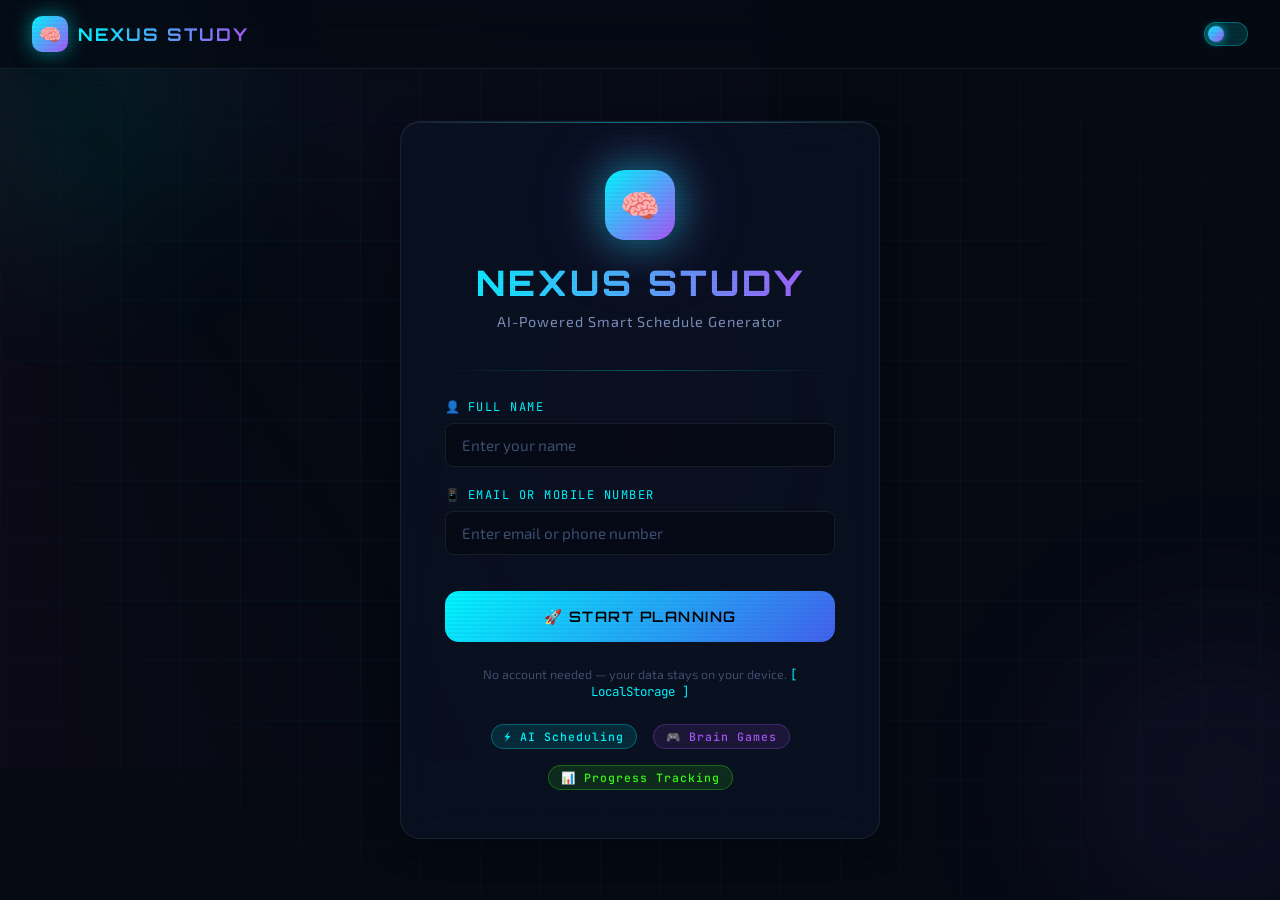
<file: index.html>
<!DOCTYPE html>
<html lang="en">
<head>
  <meta charset="UTF-8" />
  <meta name="viewport" content="width=device-width, initial-scale=1.0" />
  <title>NEXUS STUDY — AI Smart Schedule Generator</title>
  <link rel="stylesheet" href="style.css" />
</head>
<body>

  <!-- Scanline effect overlay -->
  <div class="scanlines"></div>

  <!-- Animated Background -->
  <div class="bg-animated">
    <div class="bg-orb bg-orb-1"></div>
    <div class="bg-orb bg-orb-2"></div>
    <div class="bg-orb bg-orb-3"></div>
    <div class="bg-grid"></div>
  </div>

  <!-- Navbar -->
  <nav class="navbar">
    <a href="index.html" class="navbar-brand">
      <div class="brand-icon">🧠</div>
      <span class="brand-name">NEXUS STUDY</span>
    </a>
    <div class="navbar-actions">
      <!-- Theme Toggle button -->
      <button class="theme-toggle" id="themeToggle" title="Toggle light/dark mode" aria-label="Toggle theme"></button>
    </div>
  </nav>

  <!-- Main Login Container -->
  <div class="page-wrapper">
    <div class="login-container">
      <div class="glass-card login-card fade-in">

        <!-- Logo + Title -->
        <div class="login-logo-area">
          <div class="login-logo">🧠</div>
          <h1 class="login-title neon-text">NEXUS STUDY</h1>
          <p class="login-subtitle">AI-Powered Smart Schedule Generator</p>
        </div>

        <div class="login-divider"></div>

        <!-- Form -->
        <form id="loginForm" onsubmit="handleLogin(event)">

          <!-- Name Field -->
          <div class="form-group">
            <label class="form-label" for="userName">
              <span>👤</span> Full Name
            </label>
            <input
              type="text"
              id="userName"
              class="form-input"
              placeholder="Enter your name"
              autocomplete="off"
              required
            />
          </div>

          <!-- Email or Phone Field -->
          <div class="form-group">
            <label class="form-label" for="userContact">
              <span>📱</span> Email or Mobile Number
            </label>
            <input
              type="text"
              id="userContact"
              class="form-input"
              placeholder="Enter email or phone number"
              autocomplete="off"
              required
            />
          </div>

          <!-- Submit Button -->
          <button type="submit" class="btn-primary w-full mt-16" style="font-size: 0.9rem; padding: 16px;">
            🚀 START PLANNING
          </button>
        </form>

        <!-- Footer Note -->
        <p style="text-align: center; margin-top: 24px; font-size: 0.78rem; color: var(--text-muted);">
          No account needed — your data stays on your device.
          <span style="color: var(--neon-cyan); font-family: var(--font-mono);">[ LocalStorage ]</span>
        </p>

        <!-- Features Row -->
        <div class="flex-center gap-16 mt-24" style="flex-wrap: wrap;">
          <div class="badge badge-cyan">⚡ AI Scheduling</div>
          <div class="badge badge-purple">🎮 Brain Games</div>
          <div class="badge badge-green">📊 Progress Tracking</div>
        </div>

      </div>
    </div>
  </div>

  <!-- Toast Container -->
  <div id="toast-container"></div>

  <!-- Main Script -->
  <script src="script.js"></script>

  <script>
    // ── Login Logic ──

    /**
     * Handles form submit for login/signup.
     * Saves user info to LocalStorage, then redirects.
     */
    function handleLogin(event) {
      event.preventDefault();

      const name = document.getElementById('userName').value.trim();
      const contact = document.getElementById('userContact').value.trim();

      // Basic validation
      if (!name || !contact) {
        showToast('Please fill in all fields!', 'error');
        return;
      }

      // Validate: email or 10-digit mobile
      const isEmail = /^[^\s@]+@[^\s@]+\.[^\s@]+$/.test(contact);
      const isPhone = /^[6-9]\d{9}$/.test(contact);

      if (!isEmail && !isPhone) {
        showToast('Enter a valid email or 10-digit mobile number.', 'error');
        return;
      }

      // Save to LocalStorage
      const userData = {
        name: name,
        contact: contact,
        joinedAt: new Date().toISOString()
      };
      localStorage.setItem('nexus_user', JSON.stringify(userData));

      // Show success toast, then redirect
      showToast(`Welcome, ${name}! 🎉 Setting up your profile...`, 'success');

      setTimeout(() => {
        window.location.href = 'setup.html';
      }, 1500);
    }

    // ── Check if already logged in ──
    window.addEventListener('DOMContentLoaded', () => {
      const user = JSON.parse(localStorage.getItem('nexus_user'));
      const setup = localStorage.getItem('nexus_setup');

      // If already set up, go to dashboard
      if (user && setup) {
        window.location.href = 'dashboard.html';
      }
    });
  </script>

</body>
</html>
</file>
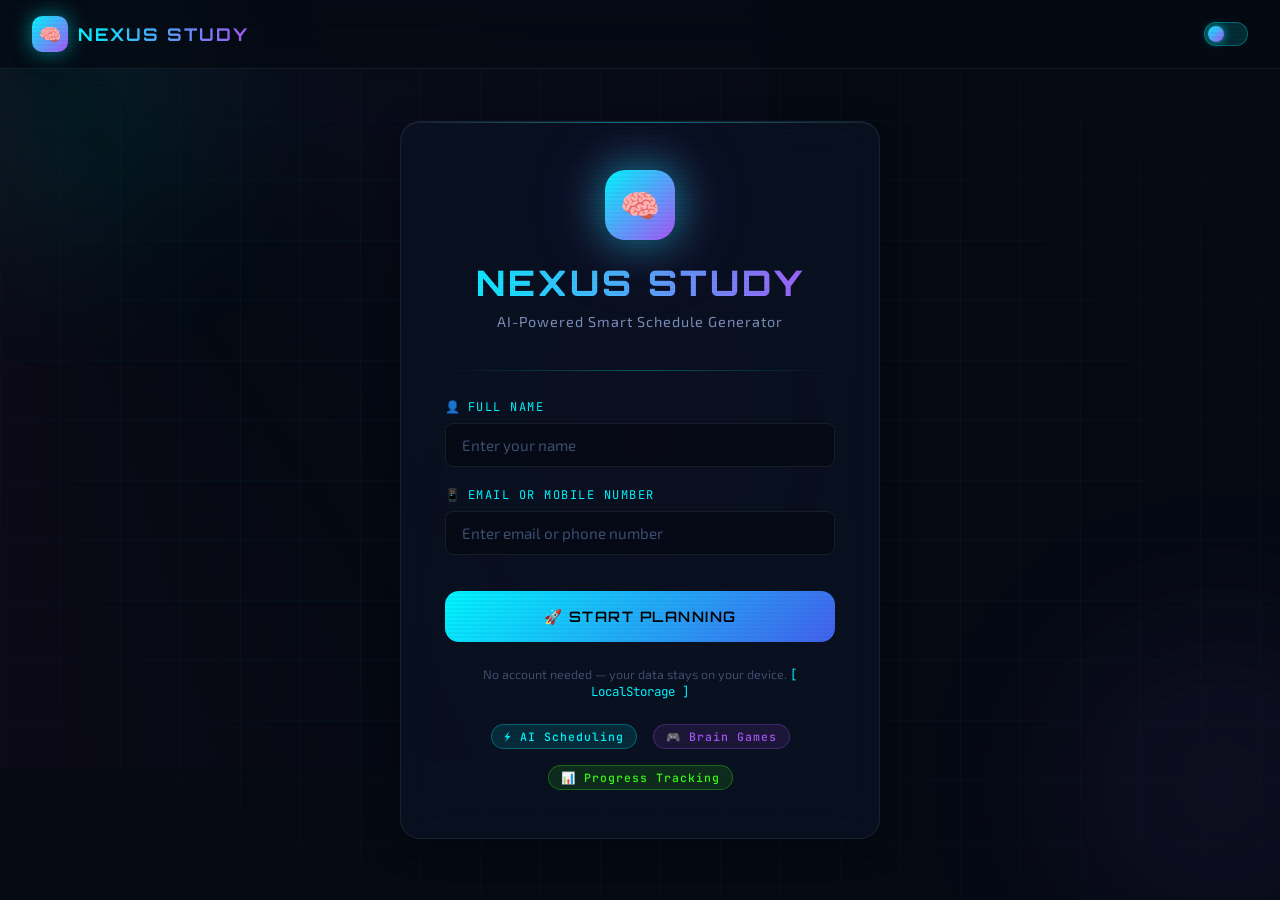
<file: dashboard.html>
<!DOCTYPE html>
<html lang="en">
<head>
  <meta charset="UTF-8" />
  <meta name="viewport" content="width=device-width, initial-scale=1.0" />
  <title>Dashboard — NEXUS STUDY</title>
  <link rel="stylesheet" href="style.css" />
</head>
<body>

  <div class="scanlines"></div>
  <div class="bg-animated">
    <div class="bg-orb bg-orb-1"></div>
    <div class="bg-orb bg-orb-2"></div>
    <div class="bg-orb bg-orb-3"></div>
    <div class="bg-grid"></div>
  </div>

  <!-- Navbar -->
  <nav class="navbar">
    <a href="index.html" class="navbar-brand">
      <div class="brand-icon">🧠</div>
      <span class="brand-name">NEXUS STUDY</span>
    </a>
    <div class="navbar-actions">
      <span class="nav-user-name" id="navUserName"></span>
      <a href="games.html" class="btn-secondary" style="padding:6px 16px; font-size:0.8rem; text-decoration:none;">🎮 Games</a>
      <button class="theme-toggle" id="themeToggle" aria-label="Toggle theme"></button>
      <button class="btn-logout" onclick="handleLogout()">Logout</button>
    </div>
  </nav>

  <div class="page-wrapper">
    <div class="dashboard-container">

      <!-- Hero Card -->
      <div class="glass-card dashboard-hero fade-in">
        <div>
          <p class="hero-greeting">// WELCOME BACK, STUDENT</p>
          <h1 class="hero-name neon-text" id="heroName">Loading...</h1>
          <p class="hero-date" id="heroDate"></p>
          <div class="flex gap-8 mt-16" style="flex-wrap:wrap;" id="heroBadges">
            <!-- badges injected by JS -->
          </div>
        </div>
        <div class="hero-stats">
          <div class="stat-pill">
            <div class="stat-pill-value neon-text" id="statTotal">—</div>
            <div class="stat-pill-label">Total Tasks</div>
          </div>
          <div class="stat-pill">
            <div class="stat-pill-value" id="statDone" style="color:var(--neon-green)">0</div>
            <div class="stat-pill-label">Done Today</div>
          </div>
          <div class="stat-pill">
            <div class="stat-pill-value" id="statSubjects" style="color:var(--neon-purple)">—</div>
            <div class="stat-pill-label">Subjects</div>
          </div>
        </div>
      </div>

      <!-- Progress + Score row -->
      <div class="dashboard-grid-3 fade-in stagger-1">

        <!-- Daily Progress -->
        <div class="glass-card" style="grid-column: span 2;">
          <div class="card-inner">
            <div class="card-header">
              <div class="card-title">
                <span class="card-title-icon">📈</span> Daily Progress
              </div>
              <span id="progressPercent" style="font-family:var(--font-display);font-size:0.9rem;color:var(--neon-cyan);">0%</span>
            </div>
            <div class="progress-bar-wrapper" style="margin-bottom:16px;">
              <div class="progress-bar-fill" id="progressBar" style="width: 0%"></div>
            </div>
            <div style="display:flex; gap:16px; flex-wrap:wrap; font-size:0.8rem; color:var(--text-secondary);">
              <span>🟦 Study slots completed</span>
              <span>🟩 Breaks logged</span>
              <span style="font-family:var(--font-mono); color:var(--neon-cyan);" id="progressDetail"></span>
            </div>
          </div>
        </div>

        <!-- Efficiency Score -->
        <div class="glass-card">
          <div class="card-inner" style="padding-bottom:16px;">
            <div class="card-header">
              <div class="card-title">
                <span class="card-title-icon">⚡</span> Weekly Score
              </div>
            </div>
            <div class="score-ring-area">
              <div class="score-ring">
                <svg width="120" height="120" viewBox="0 0 120 120">
                  <defs>
                    <linearGradient id="ringGradient" x1="0%" y1="0%" x2="100%" y2="0%">
                      <stop offset="0%" stop-color="#00f5ff"/>
                      <stop offset="100%" stop-color="#a855f7"/>
                    </linearGradient>
                  </defs>
                  <circle class="score-ring-bg" cx="60" cy="60" r="50"/>
                  <circle class="score-ring-fill" id="scoreRing" cx="60" cy="60" r="50"/>
                </svg>
                <div class="score-ring-text">
                  <span class="score-value neon-text" id="scoreValue">0</span>
                  <span class="score-label">/ 100</span>
                </div>
              </div>
              <p style="font-size:0.75rem; color:var(--text-secondary); margin-top:12px; text-align:center; font-family:var(--font-mono);">Efficiency Score</p>
            </div>
          </div>
        </div>

      </div>

      <!-- Timetable + Checklist -->
      <div class="dashboard-grid fade-in stagger-2">

        <!-- Today's Timetable -->
        <div class="glass-card">
          <div class="card-inner">
            <div class="card-header">
              <div class="card-title">
                <span class="card-title-icon">📅</span> Today's AI Timetable
              </div>
              <button onclick="regenerateSchedule()" style="background:transparent; border:1px solid var(--border-glow); color:var(--neon-cyan); padding:4px 12px; border-radius:6px; cursor:pointer; font-size:0.75rem; transition:all 0.3s;">
                🔄 Regenerate
              </button>
            </div>
            <div style="overflow-x:auto;">
              <table class="timetable" id="timetable">
                <thead>
                  <tr>
                    <th>Time</th>
                    <th>Activity</th>
                    <th>Type</th>
                    <th>Duration</th>
                  </tr>
                </thead>
                <tbody id="timetableBody">
                  <!-- Rows injected by JS -->
                </tbody>
              </table>
            </div>
          </div>
        </div>

        <!-- Task Checklist -->
        <div class="glass-card">
          <div class="card-inner">
            <div class="card-header">
              <div class="card-title">
                <span class="card-title-icon">✅</span> Task Checklist
              </div>
              <button onclick="clearChecklist()" style="background:transparent; border:none; color:var(--text-muted); cursor:pointer; font-size:0.75rem;">
                Reset
              </button>
            </div>
            <div id="taskChecklist">
              <!-- Tasks injected by JS -->
            </div>
            <p style="font-size:0.8rem; color:var(--text-muted); margin-top:16px; font-family:var(--font-mono);">
              Click a task to mark as complete ✓
            </p>
          </div>
        </div>

      </div>

      <!-- Subject Overview -->
      <div class="glass-card fade-in stagger-3">
        <div class="card-inner">
          <div class="card-header">
            <div class="card-title">
              <span class="card-title-icon">📚</span> Subject Overview
            </div>
            <span style="font-size:0.8rem; color:var(--text-secondary);" id="courseLabel"></span>
          </div>
          <div id="subjectOverview" style="display:grid; grid-template-columns: repeat(auto-fill, minmax(200px, 1fr)); gap:14px;">
            <!-- Subject cards injected by JS -->
          </div>
        </div>
      </div>

      <!-- Reminder Panel -->
      <div class="glass-card fade-in stagger-4" style="margin-top:0;">
        <div class="card-inner">
          <div class="flex-between">
            <div class="card-title">
              <span class="card-title-icon">🔔</span> Reminder System
            </div>
            <div class="flex gap-8">
              <button onclick="enableReminders()" class="btn-primary" style="padding:8px 20px; font-size:0.75rem;">
                Enable Smart Reminders
              </button>
              <a href="games.html" class="btn-secondary" style="padding:8px 20px; font-size:0.8rem; text-decoration:none; border-radius:var(--radius-md);">
                🎮 Take a Break
              </a>
            </div>
          </div>
          <p style="font-size:0.85rem; color:var(--text-secondary); margin-top:16px;" id="nextReminderText">
            Click "Enable Smart Reminders" to activate study alerts based on your timetable.
          </p>
        </div>
      </div>

    </div>
  </div>

  <div id="toast-container"></div>
  <script src="script.js"></script>

  <script>
    /* ════════════════════════════════
       DASHBOARD LOGIC
    ════════════════════════════════ */

    let user, setup, schedule, progress;

    // ── On Page Load ──
    window.addEventListener('DOMContentLoaded', () => {
      // Auth guard
      user = JSON.parse(localStorage.getItem('nexus_user'));
      setup = JSON.parse(localStorage.getItem('nexus_setup'));

      if (!user || !setup) {
        window.location.href = 'index.html';
        return;
      }

      schedule = JSON.parse(localStorage.getItem('nexus_schedule')) || [];
      progress = JSON.parse(localStorage.getItem('nexus_progress')) || {};

      populateDashboard();
    });

    // ── Populate All Dashboard Sections ──
    function populateDashboard() {
      // Nav user name
      document.getElementById('navUserName').textContent = `// ${user.name}`;

      // Hero section
      document.getElementById('heroName').textContent = user.name.toUpperCase();

      const now = new Date();
      document.getElementById('heroDate').textContent =
        now.toLocaleDateString('en-IN', { weekday:'long', year:'numeric', month:'long', day:'numeric' });

      // Badges
      const badgesEl = document.getElementById('heroBadges');
      badgesEl.innerHTML = `
        <div class="badge badge-cyan">${setup.course}</div>
        <div class="badge badge-purple">${setup.subjects.length} Subjects</div>
        <div class="badge badge-green">${setup.studyHours}h Study/Day</div>
        <div class="badge badge-pink">⚡ AI Optimized</div>
      `;

      // Stats
      const studySlots = schedule.filter(s => s.type === 'study');
      document.getElementById('statTotal').textContent = studySlots.length;
      document.getElementById('statSubjects').textContent = setup.subjects.length;
      document.getElementById('courseLabel').textContent = setup.course;

      // Render timetable
      renderTimetable();

      // Render checklist
      renderChecklist();

      // Render subject overview
      renderSubjectOverview();

      // Update score & progress
      updateProgress();
    }

    // ── Render Timetable ──
    function renderTimetable() {
      const tbody = document.getElementById('timetableBody');
      tbody.innerHTML = '';

      schedule.forEach((slot, i) => {
        const tr = document.createElement('tr');
        tr.style.animationDelay = `${i * 0.04}s`;
        tr.className = 'fade-in';

        const typeClass = {
          study: 'slot-study',
          break: 'slot-break',
          revision: 'slot-revision',
          college: 'slot-college'
        }[slot.type] || 'slot-study';

        const typeLabel = {
          study: '📘 Study',
          break: '☕ Break',
          revision: '🔁 Revision',
          college: '🏫 College'
        }[slot.type] || slot.type;

        const done = progress[`slot_${i}`];
        tr.style.opacity = done ? '0.5' : '1';

        tr.innerHTML = `
          <td style="font-family:var(--font-mono);font-size:0.8rem;color:var(--text-secondary);">${slot.time}</td>
          <td style="font-weight:500;">${slot.activity}</td>
          <td><span class="slot-type ${typeClass}">${typeLabel}</span></td>
          <td style="font-family:var(--font-mono);font-size:0.8rem;color:var(--text-muted);">${slot.duration}</td>
        `;
        tbody.appendChild(tr);
      });
    }

    // ── Render Task Checklist ──
    function renderChecklist() {
      const container = document.getElementById('taskChecklist');
      container.innerHTML = '';

      // Only show study + revision slots as tasks
      const tasks = schedule.filter(s => s.type === 'study' || s.type === 'revision');

      tasks.forEach((slot, i) => {
        const taskId = `task_${i}`;
        const done = progress[taskId];
        const div = document.createElement('div');
        div.className = `task-item${done ? ' completed' : ''}`;
        div.onclick = () => toggleTask(taskId, div);
        div.innerHTML = `
          <div class="task-checkbox">${done ? '✓' : ''}</div>
          <div style="flex:1;">
            <div class="task-label" style="font-weight:500; font-size:0.9rem;">${slot.activity}</div>
            <div style="font-size:0.75rem; color:var(--text-muted); font-family:var(--font-mono);">${slot.time} · ${slot.duration}</div>
          </div>
        `;
        container.appendChild(div);
      });

      updateProgress();
    }

    // ── Toggle Task ──
    function toggleTask(taskId, element) {
      progress[taskId] = !progress[taskId];
      localStorage.setItem('nexus_progress', JSON.stringify(progress));
      element.classList.toggle('completed');
      const checkbox = element.querySelector('.task-checkbox');
      checkbox.textContent = progress[taskId] ? '✓' : '';
      updateProgress();
    }

    // ── Update Progress Bar & Score ──
    function updateProgress() {
      const tasks = schedule.filter(s => s.type === 'study' || s.type === 'revision');
      const done = tasks.filter((_, i) => progress[`task_${i}`]).length;
      const total = tasks.length;
      const pct = total > 0 ? Math.round((done / total) * 100) : 0;

      document.getElementById('progressBar').style.width = `${pct}%`;
      document.getElementById('progressPercent').textContent = `${pct}%`;
      document.getElementById('progressDetail').textContent = `${done} / ${total} tasks done`;
      document.getElementById('statDone').textContent = done;

      // Efficiency score: weighted combo of today's tasks + simulated weekly avg
      const savedScore = parseInt(localStorage.getItem('nexus_weekly_score') || '0');
      const todayScore = pct;
      const weeklyScore = Math.round((savedScore * 0.6) + (todayScore * 0.4));
      localStorage.setItem('nexus_weekly_score', weeklyScore);

      document.getElementById('scoreValue').textContent = weeklyScore;

      // Animate score ring (circumference of r=50 → 2πr ≈ 314)
      const dashOffset = 314 - (314 * weeklyScore / 100);
      document.getElementById('scoreRing').style.strokeDashoffset = dashOffset;
    }

    // ── Render Subject Overview Cards ──
    function renderSubjectOverview() {
      const container = document.getElementById('subjectOverview');
      container.innerHTML = '';
      const colors = [
        { bg: 'rgba(0,245,255,0.08)', border: 'rgba(0,245,255,0.2)', text: 'var(--neon-cyan)' },
        { bg: 'rgba(168,85,247,0.08)', border: 'rgba(168,85,247,0.2)', text: 'var(--neon-purple)' },
        { bg: 'rgba(247,37,133,0.08)', border: 'rgba(247,37,133,0.2)', text: 'var(--neon-pink)' },
        { bg: 'rgba(57,255,20,0.08)', border: 'rgba(57,255,20,0.2)', text: 'var(--neon-green)' },
        { bg: 'rgba(255,107,53,0.08)', border: 'rgba(255,107,53,0.2)', text: 'var(--neon-orange)' },
      ];

      setup.subjects.forEach((sub, i) => {
        const c = colors[i % colors.length];
        // Count study slots for this subject
        const slots = schedule.filter(s => s.activity && s.activity.includes(sub));
        const totalMinutes = slots.reduce((acc, s) => {
          const m = parseInt(s.duration) || 0;
          return acc + m;
        }, 0);

        const div = document.createElement('div');
        div.style.cssText = `
          background: ${c.bg};
          border: 1px solid ${c.border};
          border-radius: var(--radius-md);
          padding: 18px;
          transition: all 0.3s;
        `;
        div.innerHTML = `
          <div style="font-family:var(--font-display); font-size:0.8rem; letter-spacing:1px; color:${c.text}; margin-bottom:6px;">
            ${sub.toUpperCase()}
          </div>
          <div style="font-size:0.78rem; color:var(--text-secondary);">
            ${slots.length} slot${slots.length !== 1 ? 's' : ''} scheduled
          </div>
          <div style="font-size:0.72rem; color:var(--text-muted); font-family:var(--font-mono); margin-top:4px;">
            ~${totalMinutes} min / day
          </div>
        `;
        container.appendChild(div);
      });
    }

    // ── Clear All Task Progress ──
    function clearChecklist() {
      progress = {};
      localStorage.setItem('nexus_progress', JSON.stringify(progress));
      renderChecklist();
      showToast('Progress reset for today.', 'info');
    }

    // ── Regenerate Schedule ──
    function regenerateSchedule() {
      const newSchedule = generateAISchedule(setup);
      localStorage.setItem('nexus_schedule', JSON.stringify(newSchedule));
      schedule = newSchedule;
      progress = {};
      localStorage.setItem('nexus_progress', JSON.stringify(progress));
      renderTimetable();
      renderChecklist();
      renderSubjectOverview();
      updateProgress();
      showToast('🔄 Schedule regenerated!', 'success');
    }

    // ── Logout ──
    function handleLogout() {
      if (confirm('Are you sure you want to logout? Your progress will be saved.')) {
        window.location.href = 'index.html';
      }
    }

    // ── Reminder System ──
    let reminderInterval;
    function enableReminders() {
      if (!('Notification' in window)) {
        showToast('Notifications not supported in this browser.', 'warning');
        return;
      }
      Notification.requestPermission().then(perm => {
        if (perm === 'granted') {
          showToast('🔔 Smart reminders enabled!', 'success');
          scheduleReminders();
        } else {
          // Fallback to alert-based
          startAlertReminders();
        }
      });
    }

    function scheduleReminders() {
      // Find next upcoming slot based on current time
      const now = new Date();
      const currentHour = now.getHours();
      const currentMin = now.getMinutes();
      const currentTotal = currentHour * 60 + currentMin;

      const upcomingSlot = schedule.find(slot => {
        const [h, m] = slot.time.split(':').map(Number);
        const slotTotal = h * 60 + m;
        return slotTotal > currentTotal && slot.type === 'study';
      });

      if (upcomingSlot) {
        document.getElementById('nextReminderText').innerHTML =
          `Next reminder: <span style="color:var(--neon-cyan);font-family:var(--font-mono);">${upcomingSlot.time} — ${upcomingSlot.activity}</span>`;

        // Set a repeating check every minute
        clearInterval(reminderInterval);
        reminderInterval = setInterval(() => checkAndNotify(), 60000);
      } else {
        document.getElementById('nextReminderText').textContent = 'All study slots for today are past. Good job! 🎉';
      }
    }

    function checkAndNotify() {
      const now = new Date();
      const hh = String(now.getHours()).padStart(2, '0');
      const mm = String(now.getMinutes()).padStart(2, '0');
      const currentTime = `${hh}:${mm}`;

      schedule.forEach(slot => {
        if (slot.time === currentTime && slot.type === 'study') {
          new Notification('⚡ NEXUS STUDY Reminder', {
            body: `Time to study: ${slot.activity}! (${slot.duration})`,
            icon: '🧠'
          });
        }
      });
    }

    function startAlertReminders() {
      // Fallback: toast-based reminder every 45 minutes
      showToast('📢 Reminder: Stay on your study schedule!', 'info');
      setInterval(() => {
        showToast('⏰ Study reminder: Check your timetable!', 'info');
      }, 45 * 60 * 1000);
    }
  </script>

</body>
</html>
</file>
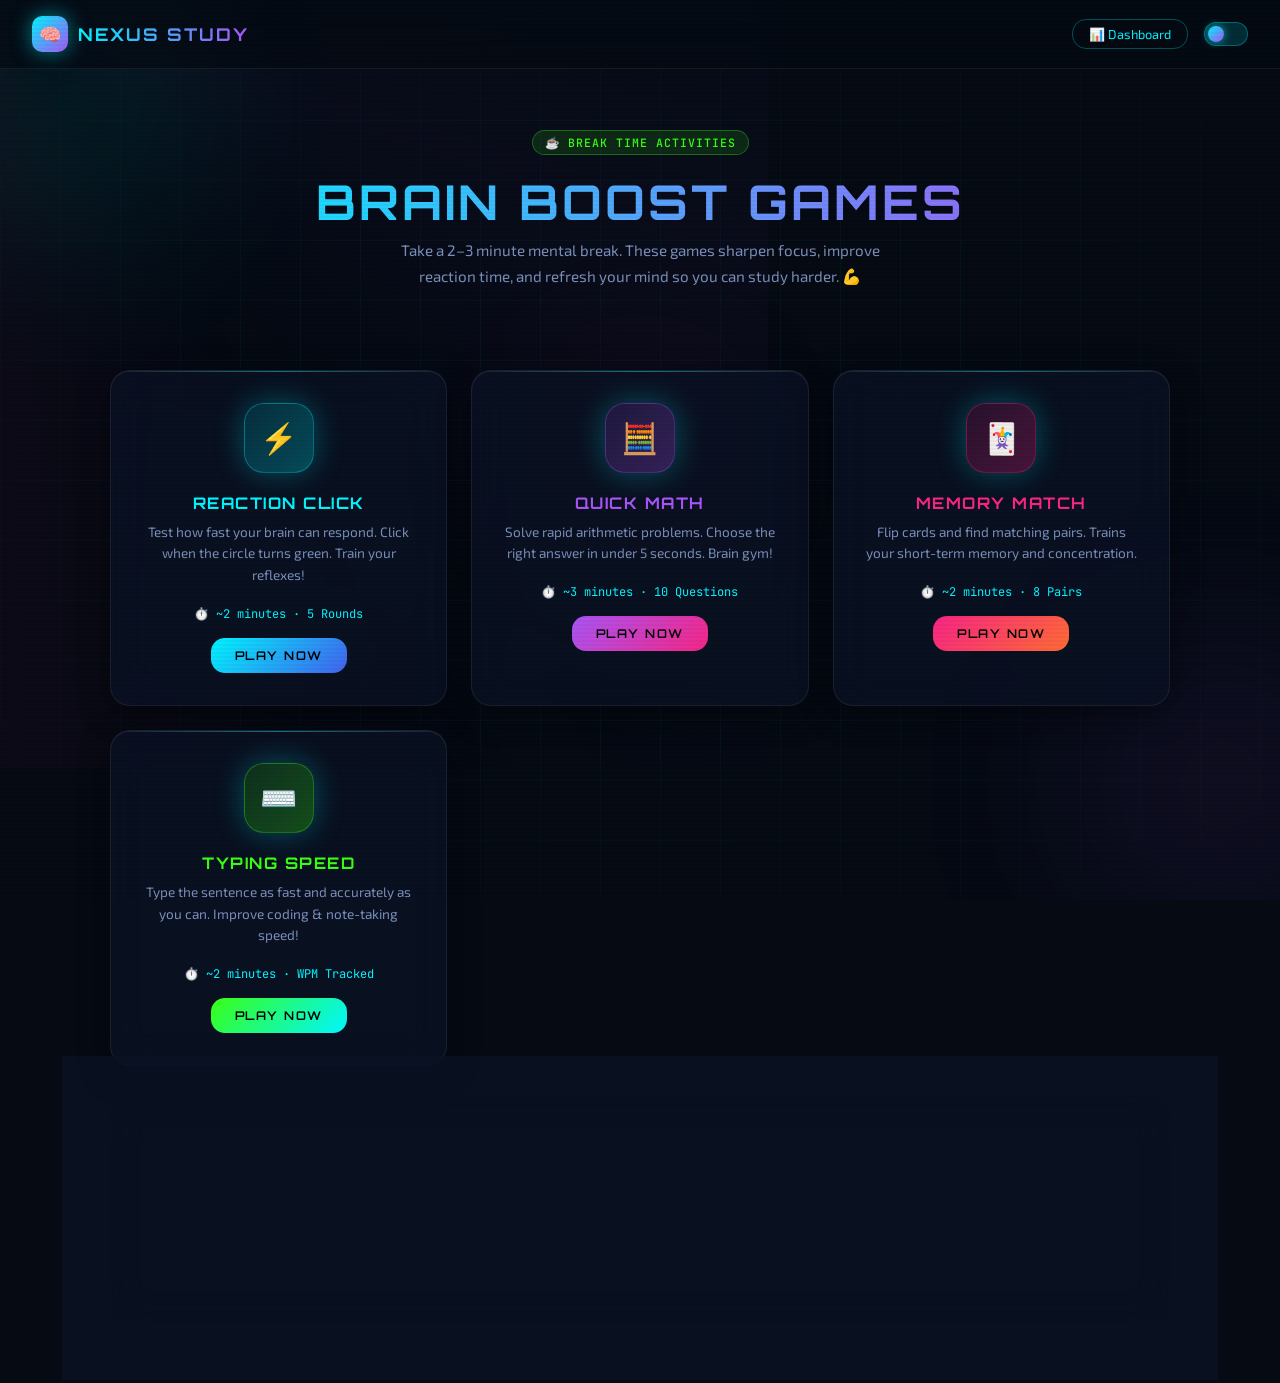
<file: games.html>
<!DOCTYPE html>
<html lang="en">
<head>
  <meta charset="UTF-8" />
  <meta name="viewport" content="width=device-width, initial-scale=1.0" />
  <title>Brain Games — NEXUS STUDY</title>
  <link rel="stylesheet" href="style.css" />
</head>
<body>

  <div class="scanlines"></div>
  <div class="bg-animated">
    <div class="bg-orb bg-orb-1"></div>
    <div class="bg-orb bg-orb-2"></div>
    <div class="bg-orb bg-orb-3"></div>
    <div class="bg-grid"></div>
  </div>

  <!-- Navbar -->
  <nav class="navbar">
    <a href="index.html" class="navbar-brand">
      <div class="brand-icon">🧠</div>
      <span class="brand-name">NEXUS STUDY</span>
    </a>
    <div class="navbar-actions">
      <a href="dashboard.html" class="btn-secondary" style="padding:6px 16px; font-size:0.8rem; text-decoration:none;">📊 Dashboard</a>
      <button class="theme-toggle" id="themeToggle" aria-label="Toggle theme"></button>
    </div>
  </nav>

  <div class="page-wrapper">
    <div class="games-container">

      <!-- Page Header -->
      <div class="games-header fade-in">
        <div class="badge badge-green" style="margin-bottom:16px;">☕ BREAK TIME ACTIVITIES</div>
        <h1 class="section-heading neon-text" style="font-family:var(--font-display); font-size:clamp(1.8rem,5vw,3rem); letter-spacing:3px;">
          BRAIN BOOST GAMES
        </h1>
        <p style="color:var(--text-secondary); max-width:520px; margin:0 auto; font-size:0.95rem; line-height:1.7;">
          Take a 2–3 minute mental break. These games sharpen focus, improve reaction time,
          and refresh your mind so you can study harder. 💪
        </p>
      </div>

      <!-- Game Cards Grid -->
      <div class="games-grid">

        <!-- Game 1: Reaction Click -->
        <div class="glass-card game-card fade-in stagger-1" onclick="openGame('reaction')">
          <div class="game-icon game-icon-1">⚡</div>
          <h3 class="game-title" style="color:var(--neon-cyan);">REACTION CLICK</h3>
          <p class="game-desc">Test how fast your brain can respond. Click when the circle turns green. Train your reflexes!</p>
          <p class="game-duration">⏱️ ~2 minutes · 5 Rounds</p>
          <button class="btn-primary" style="font-size:0.75rem; padding:10px 24px;" onclick="event.stopPropagation(); openGame('reaction')">
            PLAY NOW
          </button>
        </div>

        <!-- Game 2: Quick Math -->
        <div class="glass-card game-card fade-in stagger-2" onclick="openGame('math')">
          <div class="game-icon game-icon-2">🧮</div>
          <h3 class="game-title" style="color:var(--neon-purple);">QUICK MATH</h3>
          <p class="game-desc">Solve rapid arithmetic problems. Choose the right answer in under 5 seconds. Brain gym!</p>
          <p class="game-duration">⏱️ ~3 minutes · 10 Questions</p>
          <button class="btn-primary" style="font-size:0.75rem; padding:10px 24px; background:linear-gradient(135deg,var(--neon-purple),var(--neon-pink));" onclick="event.stopPropagation(); openGame('math')">
            PLAY NOW
          </button>
        </div>

        <!-- Game 3: Memory Match -->
        <div class="glass-card game-card fade-in stagger-3" onclick="openGame('memory')">
          <div class="game-icon game-icon-3">🃏</div>
          <h3 class="game-title" style="color:var(--neon-pink);">MEMORY MATCH</h3>
          <p class="game-desc">Flip cards and find matching pairs. Trains your short-term memory and concentration.</p>
          <p class="game-duration">⏱️ ~2 minutes · 8 Pairs</p>
          <button class="btn-primary" style="font-size:0.75rem; padding:10px 24px; background:linear-gradient(135deg,var(--neon-pink),var(--neon-orange));" onclick="event.stopPropagation(); openGame('memory')">
            PLAY NOW
          </button>
        </div>

        <!-- Game 4: Typing Speed -->
        <div class="glass-card game-card fade-in stagger-4" onclick="openGame('typing')">
          <div class="game-icon game-icon-4">⌨️</div>
          <h3 class="game-title" style="color:var(--neon-green);">TYPING SPEED</h3>
          <p class="game-desc">Type the sentence as fast and accurately as you can. Improve coding & note-taking speed!</p>
          <p class="game-duration">⏱️ ~2 minutes · WPM Tracked</p>
          <button class="btn-primary" style="font-size:0.75rem; padding:10px 24px; background:linear-gradient(135deg,var(--neon-green),var(--neon-cyan)); color:#000;" onclick="event.stopPropagation(); openGame('typing')">
            PLAY NOW
          </button>
        </div>

      </div>

      <!-- High Scores -->
      <div class="glass-card fade-in stagger-5">
        <div class="card-inner">
          <div class="card-header">
            <div class="card-title">
              <span class="card-title-icon">🏆</span> Your Best Scores
            </div>
            <button onclick="clearScores()" style="background:transparent; border:none; color:var(--text-muted); cursor:pointer; font-size:0.75rem;">Clear All</button>
          </div>
          <div id="highScores" style="display:grid; grid-template-columns:repeat(auto-fill,minmax(180px,1fr)); gap:14px;">
            <!-- Scores injected by JS -->
          </div>
        </div>
      </div>

    </div>
  </div>

  <!-- ══════════════════════════════════
       GAME ARENA (Full-Screen Overlay)
  ══════════════════════════════════ -->
  <div id="gameArena" class="game-arena">

    <div class="game-arena-header">
      <span class="game-arena-title" id="arenaTitle">GAME</span>
      <div class="flex gap-8">
        <span class="game-score-display" id="arenaScore" style="font-size:0.9rem;"></span>
        <button class="btn-close-game" onclick="closeGame()">✕ EXIT</button>
      </div>
    </div>

    <div class="game-content" id="gameContent">
      <!-- Game UI injected by JS -->
    </div>

  </div>

  <div id="toast-container"></div>
  <script src="script.js"></script>

  <script>
    /* ════════════════════════════════════════
       GAMES ENGINE
    ════════════════════════════════════════ */

    let currentGame = null;

    // Load high scores
    window.addEventListener('DOMContentLoaded', renderHighScores);

    // ── Open a Game ──
    function openGame(gameId) {
      currentGame = gameId;
      document.getElementById('gameArena').classList.add('active');
      document.body.style.overflow = 'hidden';

      const titles = {
        reaction: '⚡ REACTION CLICK',
        math: '🧮 QUICK MATH',
        memory: '🃏 MEMORY MATCH',
        typing: '⌨️ TYPING SPEED'
      };
      document.getElementById('arenaTitle').textContent = titles[gameId];
      document.getElementById('arenaScore').textContent = '';

      const gameInits = {
        reaction: initReactionGame,
        math: initMathGame,
        memory: initMemoryGame,
        typing: initTypingGame
      };
      gameInits[gameId]();
    }

    // ── Close Game ──
    function closeGame() {
      currentGame = null;
      document.getElementById('gameArena').classList.remove('active');
      document.body.style.overflow = '';
      document.getElementById('gameContent').innerHTML = '';
    }

    // ── Save Score ──
    function saveScore(gameId, score, unit = 'pts') {
      const scores = JSON.parse(localStorage.getItem('nexus_scores') || '{}');
      const prev = scores[gameId];
      if (!prev || score > prev.value) {
        scores[gameId] = { value: score, unit, date: new Date().toLocaleDateString('en-IN') };
        localStorage.setItem('nexus_scores', JSON.stringify(scores));
        showToast(`🏆 New best: ${score}${unit}!`, 'success');
      }
      renderHighScores();
    }

    // ── Render High Scores ──
    function renderHighScores() {
      const container = document.getElementById('highScores');
      const scores = JSON.parse(localStorage.getItem('nexus_scores') || '{}');
      const games = [
        { id: 'reaction', name: 'Reaction', icon: '⚡', color: 'var(--neon-cyan)', unit: 'ms' },
        { id: 'math', name: 'Quick Math', icon: '🧮', color: 'var(--neon-purple)', unit: 'pts' },
        { id: 'memory', name: 'Memory', icon: '🃏', color: 'var(--neon-pink)', unit: 's' },
        { id: 'typing', name: 'Typing', icon: '⌨️', color: 'var(--neon-green)', unit: 'wpm' }
      ];

      container.innerHTML = games.map(g => {
        const s = scores[g.id];
        return `
          <div style="padding:16px; background:rgba(0,0,0,0.25); border:1px solid var(--border-subtle); border-radius:var(--radius-md); text-align:center;">
            <div style="font-size:1.6rem; margin-bottom:6px;">${g.icon}</div>
            <div style="font-size:0.75rem; color:var(--text-secondary); font-family:var(--font-mono); margin-bottom:4px;">${g.name}</div>
            <div style="font-family:var(--font-display); font-size:1.2rem; color:${g.color};">
              ${s ? `${s.value}${g.unit}` : '—'}
            </div>
            ${s ? `<div style="font-size:0.65rem; color:var(--text-muted); margin-top:2px;">${s.date}</div>` : '<div style="font-size:0.7rem;color:var(--text-muted);">Not played yet</div>'}
          </div>
        `;
      }).join('');
    }

    function clearScores() {
      localStorage.removeItem('nexus_scores');
      renderHighScores();
      showToast('Scores cleared.', 'info');
    }

    /* ════════════════════
       GAME 1: REACTION
    ════════════════════ */
    function initReactionGame() {
      let round = 0, totalRounds = 5, results = [], startTime, waiting = false, timer;
      const maxRounds = totalRounds;

      function render(state = 'idle') {
        const states = {
          idle: { label: 'CLICK TO START', css: '' },
          wait: { label: 'WAIT...', css: '' },
          ready: { label: 'CLICK NOW!', css: 'ready' },
          tooEarly: { label: 'TOO EARLY!', css: 'too-early' }
        };
        const s = states[state];
        document.getElementById('gameContent').innerHTML = `
          <div class="game-score-display" style="margin-bottom:6px;">Round ${round} / ${maxRounds}</div>
          <div class="game-timer" style="margin-bottom:20px;">
            ${results.length > 0 ? 'Last: ' + results[results.length-1] + 'ms' : 'Click the circle when it turns green'}
          </div>
          <div id="reaction-area" class="game-icon ${s.css}" style="width:200px;height:200px;border-radius:50%;display:flex;align-items:center;justify-content:center;cursor:pointer;margin:0 auto 28px;font-family:var(--font-display);font-size:0.85rem;letter-spacing:2px;transition:all 0.2s; border:3px solid var(--border-glow);">
            ${s.label}
          </div>
          ${round > 0 ? `<div style="color:var(--text-secondary); font-size:0.85rem;">Avg: ${Math.round(results.reduce((a,b)=>a+b,0)/results.length)}ms</div>` : ''}
        `;
        document.getElementById('reaction-area').onclick = handleClick;
      }

      function handleClick() {
        if (waiting) {
          // Too early!
          clearTimeout(timer);
          waiting = false;
          render('tooEarly');
          setTimeout(() => startRound(), 1500);
          return;
        }
        if (round === 0) { startRound(); return; }
      }

      function startRound() {
        round++;
        if (round > maxRounds) { endGame(); return; }
        waiting = false;
        render('wait');
        const delay = 1000 + Math.random() * 3000;
        timer = setTimeout(() => {
          startTime = Date.now();
          waiting = false;
          const area = document.getElementById('reaction-area');
          area.className = 'ready';
          area.textContent = 'CLICK!';
          area.style.cssText = 'width:200px;height:200px;border-radius:50%;display:flex;align-items:center;justify-content:center;cursor:pointer;margin:0 auto 28px;font-family:var(--font-display);font-size:0.85rem;letter-spacing:2px;background:rgba(57,255,20,0.15);border:3px solid var(--neon-green);color:var(--neon-green);box-shadow:0 0 40px rgba(57,255,20,0.4);';
          area.onclick = () => {
            const rt = Date.now() - startTime;
            results.push(rt);
            document.getElementById('arenaScore').textContent = `${rt}ms`;
            render('idle');
            setTimeout(() => { if (round < maxRounds) startRound(); else endGame(); }, 800);
          };
        }, delay);

        waiting = true;
        document.getElementById('reaction-area').onclick = handleClick;
      }

      function endGame() {
        const avg = Math.round(results.reduce((a,b)=>a+b,0)/results.length);
        document.getElementById('gameContent').innerHTML = `
          <div style="text-align:center; padding:20px;">
            <div style="font-size:3rem; margin-bottom:16px;">⚡</div>
            <div class="section-heading neon-text" style="font-family:var(--font-display);">GAME OVER</div>
            <div style="font-family:var(--font-display); font-size:2.5rem; color:var(--neon-cyan); margin:20px 0;">${avg}<span style="font-size:1rem; color:var(--text-muted);">ms avg</span></div>
            <div style="color:var(--text-secondary); margin-bottom:24px; font-size:0.9rem;">
              ${avg < 200 ? '🔥 Lightning fast!' : avg < 300 ? '⚡ Great reaction!' : avg < 400 ? '👍 Good effort!' : '💪 Keep practicing!'}
            </div>
            <button class="btn-primary" onclick="initReactionGame()" style="margin-right:12px;">Play Again</button>
            <button class="btn-secondary" onclick="closeGame()">Back to Games</button>
          </div>
        `;
        saveScore('reaction', avg, 'ms');
      }

      render('idle');
    }

    /* ════════════════════
       GAME 2: QUICK MATH
    ════════════════════ */
    function initMathGame() {
      let question = 0, score = 0, totalQuestions = 10;
      let countdown, questionTimer;

      function nextQuestion() {
        question++;
        if (question > totalQuestions) { endGame(); return; }

        // Generate a random math problem
        const ops = ['+', '-', '×'];
        const op = ops[Math.floor(Math.random() * ops.length)];
        let a, b, answer;
        if (op === '+') { a = Math.floor(Math.random()*50)+1; b = Math.floor(Math.random()*50)+1; answer = a+b; }
        else if (op === '-') { a = Math.floor(Math.random()*50)+20; b = Math.floor(Math.random()*a); answer = a-b; }
        else { a = Math.floor(Math.random()*12)+1; b = Math.floor(Math.random()*12)+1; answer = a*b; }

        // Generate wrong options
        const opts = new Set([answer]);
        while (opts.size < 4) {
          const fake = answer + (Math.random() > 0.5 ? 1 : -1) * (Math.floor(Math.random()*15)+1);
          if (fake !== answer && fake > 0) opts.add(fake);
        }
        const shuffled = [...opts].sort(() => Math.random()-0.5);
        let timeLeft = 5;

        function renderQ() {
          document.getElementById('gameContent').innerHTML = `
            <div class="game-score-display" style="margin-bottom:4px;">Score: ${score} / ${question-1}</div>
            <div class="game-timer">Question ${question} of ${totalQuestions} · ⏱️ ${timeLeft}s</div>
            <div class="math-display">${a} ${op} ${b} = ?</div>
            <div class="math-options">
              ${shuffled.map(opt => `
                <button class="math-option" onclick="checkAnswer(${opt}, ${answer})">${opt}</button>
              `).join('')}
            </div>
          `;
        }

        renderQ();
        clearInterval(countdown);
        countdown = setInterval(() => {
          timeLeft--;
          if (timeLeft < 0) { clearInterval(countdown); nextQuestion(); }
          else {
            const timerEl = document.querySelector('.game-timer');
            if (timerEl) timerEl.textContent = `Question ${question} of ${totalQuestions} · ⏱️ ${timeLeft}s`;
          }
        }, 1000);
      }

      window.checkAnswer = function(selected, correct) {
        clearInterval(countdown);
        const btns = document.querySelectorAll('.math-option');
        btns.forEach(btn => {
          btn.onclick = null;
          if (parseInt(btn.textContent) === correct) btn.classList.add('correct');
          if (parseInt(btn.textContent) === selected && selected !== correct) btn.classList.add('wrong');
        });
        if (selected === correct) { score++; }
        document.getElementById('arenaScore').textContent = `Score: ${score}`;
        setTimeout(nextQuestion, 700);
      };

      function endGame() {
        clearInterval(countdown);
        const pct = Math.round((score / totalQuestions) * 100);
        document.getElementById('gameContent').innerHTML = `
          <div style="text-align:center; padding:20px;">
            <div style="font-size:3rem; margin-bottom:16px;">🧮</div>
            <div class="section-heading neon-text" style="font-family:var(--font-display);">GAME OVER</div>
            <div style="font-family:var(--font-display); font-size:2.5rem; color:var(--neon-purple); margin:20px 0;">${score}<span style="font-size:1rem; color:var(--text-muted);">/ ${totalQuestions}</span></div>
            <div style="color:var(--text-secondary); margin-bottom:24px;">${pct >= 80 ? '🏆 Math genius!' : pct >= 60 ? '⭐ Well done!' : '📚 Keep practicing!'}</div>
            <button class="btn-primary" onclick="initMathGame()" style="margin-right:12px;">Play Again</button>
            <button class="btn-secondary" onclick="closeGame()">Back to Games</button>
          </div>
        `;
        saveScore('math', score, 'pts');
      }

      nextQuestion();
    }

    /* ════════════════════
       GAME 3: MEMORY MATCH
    ════════════════════ */
    function initMemoryGame() {
      const emojis = ['🔥','⚡','🎯','🚀','💡','🎮','🧠','🌟'];
      const cards = [...emojis, ...emojis].sort(() => Math.random()-0.5);
      let flipped = [], matched = 0, moves = 0, startTime = Date.now(), canFlip = true;

      function renderGrid() {
        document.getElementById('gameContent').innerHTML = `
          <div class="game-score-display" style="margin-bottom:4px;">Matches: ${matched} / ${emojis.length}</div>
          <div class="game-timer" style="margin-bottom:20px;">Moves: ${moves}</div>
          <div class="memory-grid" id="memoryGrid">
            ${cards.map((emoji, i) => `
              <div class="memory-card${flipped.includes(i) || isMatched(i) ? ' flipped' : ''}${isMatched(i) ? ' matched' : ''}"
                   id="mc-${i}" onclick="flipMemoryCard(${i})">
                <div class="memory-card-face memory-card-back">❓</div>
                <div class="memory-card-face memory-card-front">${emoji}</div>
              </div>
            `).join('')}
          </div>
        `;
      }

      // Track matched pairs
      const matchedIndices = new Set();
      function isMatched(i) { return matchedIndices.has(i); }

      window.flipMemoryCard = function(i) {
        if (!canFlip || flipped.includes(i) || matchedIndices.has(i)) return;
        flipped.push(i);
        moves++;
        renderGrid();

        if (flipped.length === 2) {
          canFlip = false;
          const [a, b] = flipped;
          if (cards[a] === cards[b]) {
            matchedIndices.add(a); matchedIndices.add(b);
            matched++;
            flipped = [];
            canFlip = true;
            renderGrid();
            if (matched === emojis.length) endGame();
          } else {
            setTimeout(() => {
              flipped = [];
              canFlip = true;
              renderGrid();
            }, 900);
          }
        }
      };

      function endGame() {
        const timeTaken = Math.round((Date.now() - startTime) / 1000);
        document.getElementById('gameContent').innerHTML = `
          <div style="text-align:center; padding:20px;">
            <div style="font-size:3rem; margin-bottom:16px;">🎉</div>
            <div class="section-heading neon-text" style="font-family:var(--font-display);">YOU WIN!</div>
            <div style="font-family:var(--font-display); font-size:2.5rem; color:var(--neon-pink); margin:20px 0;">${timeTaken}<span style="font-size:1rem; color:var(--text-muted);">s</span></div>
            <div style="color:var(--text-secondary); margin-bottom:8px;">Completed in ${moves} moves</div>
            <div style="color:var(--text-secondary); margin-bottom:24px;">${timeTaken < 30 ? '🔥 Incredible memory!' : timeTaken < 60 ? '⭐ Great job!' : '💪 Nice try!'}</div>
            <button class="btn-primary" onclick="initMemoryGame()" style="margin-right:12px;">Play Again</button>
            <button class="btn-secondary" onclick="closeGame()">Back to Games</button>
          </div>
        `;
        saveScore('memory', timeTaken, 's');
      }

      renderGrid();
    }

    /* ════════════════════
       GAME 4: TYPING SPEED
    ════════════════════ */
    function initTypingGame() {
      const sentences = [
        "The quick brown fox jumps over the lazy dog in the bright sunny morning.",
        "Practice makes perfect when you study with focus and determination every day.",
        "Artificial intelligence is transforming the way students learn and grow.",
        "A smart study schedule helps you maximize productivity and reduce stress.",
        "Code is poetry written by programmers who dare to dream and build the future."
      ];
      const text = sentences[Math.floor(Math.random() * sentences.length)];
      let typed = '', startTime = null, finished = false;

      function renderTyping() {
        const chars = text.split('').map((ch, i) => {
          let cls = 'typing-char';
          if (i < typed.length) cls += typed[i] === ch ? ' correct' : ' wrong';
          else if (i === typed.length) cls += ' current';
          return `<span class="${cls}">${ch === ' ' ? '&nbsp;' : ch}</span>`;
        }).join('');

        const wpm = startTime
          ? Math.round((typed.split(' ').filter(Boolean).length / ((Date.now()-startTime)/60000)))
          : 0;

        document.getElementById('gameContent').innerHTML = `
          <div class="game-score-display" style="margin-bottom:4px;">${startTime ? wpm + ' WPM' : 'Start typing...'}</div>
          <div class="game-timer" style="margin-bottom:14px;">Type the text below</div>
          <div class="typing-text" style="font-family:var(--font-mono);font-size:1rem;line-height:2;margin-bottom:16px;padding:18px;background:rgba(0,0,0,0.3);border-radius:var(--radius-md);border:1px solid var(--border-subtle);text-align:left;">${chars}</div>
          <input type="text" id="typingInput" class="form-input" placeholder="Start typing here..." style="text-align:left;" oninput="handleTyping(this.value)" autocomplete="off" autocorrect="off" spellcheck="false" />
        `;
        setTimeout(() => document.getElementById('typingInput')?.focus(), 50);
      }

      window.handleTyping = function(val) {
        if (finished) return;
        if (!startTime) startTime = Date.now();
        typed = val;

        // Check completion
        if (typed === text) {
          finished = true;
          const timeSec = Math.round((Date.now()-startTime)/1000);
          const words = text.split(' ').length;
          const wpm = Math.round((words / timeSec) * 60);
          document.getElementById('gameContent').innerHTML = `
            <div style="text-align:center; padding:20px;">
              <div style="font-size:3rem; margin-bottom:16px;">⌨️</div>
              <div class="section-heading neon-text" style="font-family:var(--font-display);">DONE!</div>
              <div style="font-family:var(--font-display); font-size:2.5rem; color:var(--neon-green); margin:20px 0;">${wpm}<span style="font-size:1rem; color:var(--text-muted);"> WPM</span></div>
              <div style="color:var(--text-secondary); margin-bottom:8px;">Completed in ${timeSec} seconds</div>
              <div style="color:var(--text-secondary); margin-bottom:24px;">${wpm > 60 ? '🚀 Speed typist!' : wpm > 40 ? '⭐ Good pace!' : '💪 Keep practicing!'}</div>
              <button class="btn-primary" onclick="initTypingGame()" style="margin-right:12px;">Play Again</button>
              <button class="btn-secondary" onclick="closeGame()">Back to Games</button>
            </div>
          `;
          saveScore('typing', wpm, 'wpm');
          return;
        }

        renderTyping();
      };

      renderTyping();
    }

  </script>

</body>
</html>
</file>
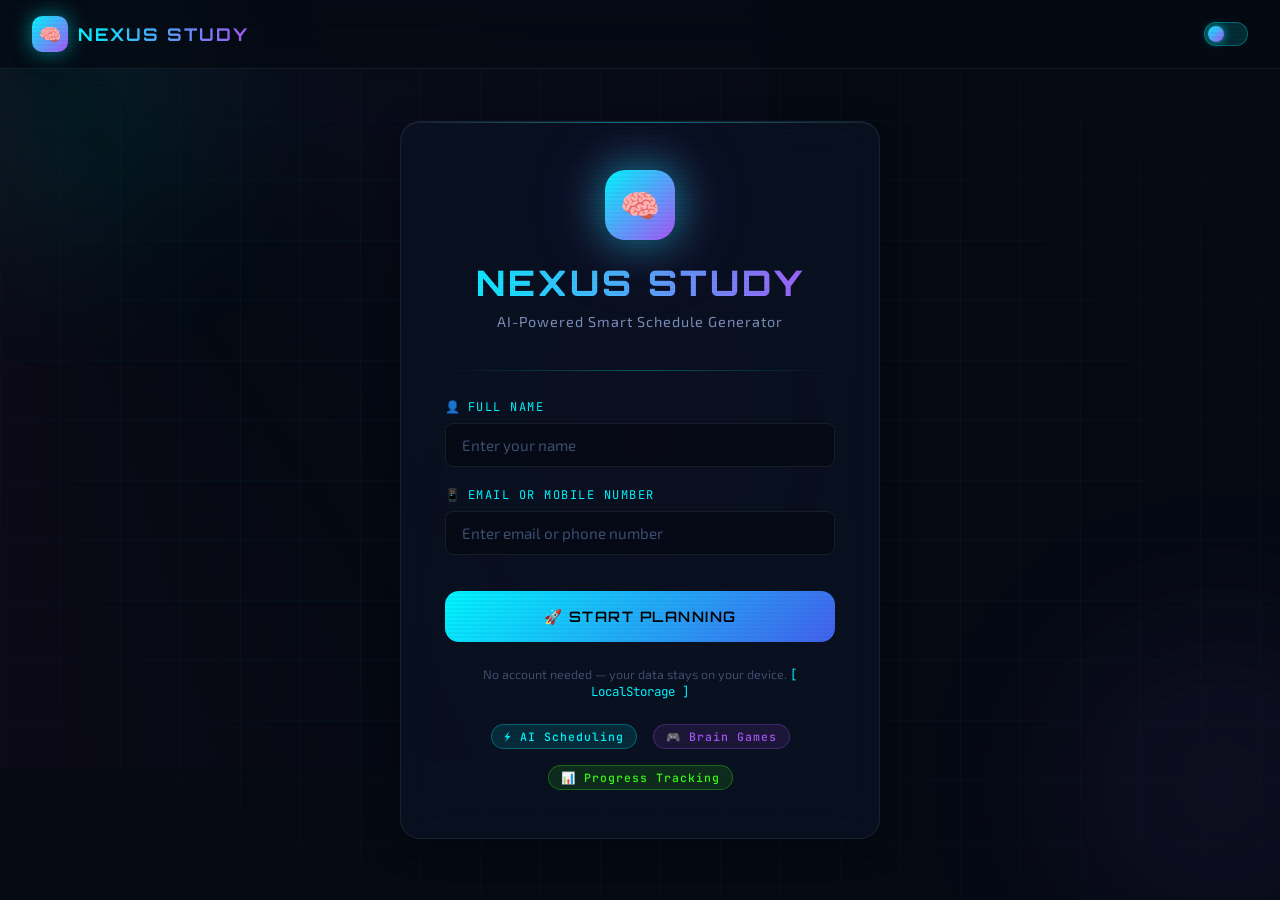
<file: setup.html>
<!DOCTYPE html>
<html lang="en">
<head>
  <meta charset="UTF-8" />
  <meta name="viewport" content="width=device-width, initial-scale=1.0" />
  <title>Setup — NEXUS STUDY</title>
  <link rel="stylesheet" href="style.css" />
</head>
<body>

  <div class="scanlines"></div>
  <div class="bg-animated">
    <div class="bg-orb bg-orb-1"></div>
    <div class="bg-orb bg-orb-2"></div>
    <div class="bg-orb bg-orb-3"></div>
    <div class="bg-grid"></div>
  </div>

  <!-- Navbar -->
  <nav class="navbar">
    <a href="index.html" class="navbar-brand">
      <div class="brand-icon">🧠</div>
      <span class="brand-name">NEXUS STUDY</span>
    </a>
    <div class="navbar-actions">
      <span class="nav-user-name" id="navUserName"></span>
      <button class="theme-toggle" id="themeToggle" aria-label="Toggle theme"></button>
    </div>
  </nav>

  <div class="page-wrapper">
    <div class="setup-container">
      <div class="glass-card setup-card fade-in">

        <!-- Header -->
        <div class="setup-header">
          <div class="step-indicator">
            <div class="step done">
              <div class="step-circle">✓</div>
              <span style="font-size:0.75rem; color:var(--neon-green); font-family:var(--font-mono);">LOGIN</span>
            </div>
            <div class="step-line"></div>
            <div class="step active">
              <div class="step-circle">2</div>
              <span style="font-size:0.75rem; color:var(--neon-cyan); font-family:var(--font-mono);">SETUP</span>
            </div>
            <div class="step-line"></div>
            <div class="step">
              <div class="step-circle">3</div>
              <span style="font-size:0.75rem; color:var(--text-muted); font-family:var(--font-mono);">DASHBOARD</span>
            </div>
          </div>

          <h2 class="section-heading neon-text">Configure Your Profile</h2>
          <p class="section-subheading">Tell the AI about your schedule so it can build the perfect study plan.</p>
        </div>

        <form id="setupForm" onsubmit="handleSetup(event)">

          <!-- 1. Course -->
          <div class="form-group fade-in stagger-1">
            <label class="form-label" for="course">🎓 Course / Program</label>
            <select id="course" class="form-select" required>
              <option value="">— Select your course —</option>
              <option value="B.Tech">B.Tech (Engineering)</option>
              <option value="BCA">BCA (Computer Applications)</option>
              <option value="BBA">BBA (Business Administration)</option>
              <option value="B.Sc">B.Sc (Science)</option>
              <option value="B.Com">B.Com (Commerce)</option>
              <option value="MBA">MBA</option>
              <option value="MCA">MCA</option>
              <option value="12th">12th Standard</option>
              <option value="10th">10th Standard</option>
              <option value="Other">Other</option>
            </select>
          </div>

          <!-- 2. Subjects -->
          <div class="form-group fade-in stagger-2">
            <label class="form-label">📚 Subjects (Add all your subjects)</label>
            <div class="subjects-container" id="subjectsContainer">
              <!-- Subject rows will be added here by JS -->
            </div>
            <button type="button" class="btn-add-subject" onclick="addSubjectRow()">
              ➕ Add Another Subject
            </button>
          </div>

          <!-- 3. College Timing -->
          <div class="form-group fade-in stagger-3">
            <label class="form-label">🏫 College / School Timing</label>
            <div class="time-grid">
              <div>
                <label class="form-label" for="collegeStart" style="font-size:0.65rem; margin-bottom:4px;">Start Time</label>
                <input type="time" id="collegeStart" class="form-input" value="09:00" required />
              </div>
              <div>
                <label class="form-label" for="collegeEnd" style="font-size:0.65rem; margin-bottom:4px;">End Time</label>
                <input type="time" id="collegeEnd" class="form-input" value="17:00" required />
              </div>
            </div>
          </div>

          <!-- 4. Sleep Schedule -->
          <div class="form-group fade-in stagger-3">
            <label class="form-label">😴 Sleep Schedule</label>
            <div class="time-grid">
              <div>
                <label class="form-label" for="sleepTime" style="font-size:0.65rem; margin-bottom:4px;">Sleep Time</label>
                <input type="time" id="sleepTime" class="form-input" value="23:00" required />
              </div>
              <div>
                <label class="form-label" for="wakeTime" style="font-size:0.65rem; margin-bottom:4px;">Wake Time</label>
                <input type="time" id="wakeTime" class="form-input" value="06:00" required />
              </div>
            </div>
          </div>

          <!-- 5. Study Hours -->
          <div class="form-group fade-in stagger-4">
            <label class="form-label" for="studyHours">
              ⏱️ Available Self-Study Hours Per Day
            </label>
            <select id="studyHours" class="form-select" required>
              <option value="">— Select hours —</option>
              <option value="2">2 hours</option>
              <option value="3">3 hours</option>
              <option value="4">4 hours</option>
              <option value="5">5 hours</option>
              <option value="6">6 hours</option>
              <option value="7">7 hours</option>
              <option value="8">8 hours</option>
            </select>
          </div>

          <!-- 6. Study Preference -->
          <div class="form-group fade-in stagger-4">
            <label class="form-label" for="studyPreference">⚡ Study Session Preference</label>
            <select id="studyPreference" class="form-select">
              <option value="morning">Morning Focused (Wake up + study first)</option>
              <option value="evening">Evening Focused (After college)</option>
              <option value="balanced">Balanced (Split morning & evening)</option>
            </select>
          </div>

          <!-- Submit -->
          <div class="fade-in stagger-5">
            <button type="submit" class="btn-primary w-full" style="padding: 16px; font-size: 0.9rem; margin-top:8px;">
              🧠 GENERATE MY AI SCHEDULE
            </button>
          </div>

        </form>

      </div>
    </div>
  </div>

  <div id="toast-container"></div>
  <script src="script.js"></script>

  <script>
    // ── Auth Guard ──
    window.addEventListener('DOMContentLoaded', () => {
      const user = JSON.parse(localStorage.getItem('nexus_user'));
      if (!user) { window.location.href = 'index.html'; return; }

      // Show user name in nav
      document.getElementById('navUserName').textContent = `// ${user.name}`;

      // Pre-fill 3 subject rows
      addSubjectRow('Data Structures');
      addSubjectRow('Mathematics');
      addSubjectRow('');
    });

    // ── Add Subject Input Row ──
    let subjectCount = 0;

    function addSubjectRow(defaultValue = '') {
      subjectCount++;
      const container = document.getElementById('subjectsContainer');
      const row = document.createElement('div');
      row.className = 'subject-row fade-in';
      row.id = `subject-row-${subjectCount}`;
      row.innerHTML = `
        <input
          type="text"
          class="form-input subject-input"
          placeholder="Subject name (e.g. Physics, Java, etc.)"
          value="${defaultValue}"
        />
        <button type="button" class="btn-remove-subject" onclick="removeSubjectRow('subject-row-${subjectCount}')" title="Remove">✕</button>
      `;
      container.appendChild(row);
    }

    function removeSubjectRow(id) {
      const rows = document.querySelectorAll('.subject-row');
      if (rows.length <= 1) {
        showToast('You need at least one subject!', 'warning');
        return;
      }
      const row = document.getElementById(id);
      row.style.opacity = '0';
      row.style.transform = 'translateX(-20px)';
      setTimeout(() => row.remove(), 300);
    }

    // ── Handle Setup Form Submission ──
    function handleSetup(event) {
      event.preventDefault();

      // Collect subjects
      const subjects = [];
      document.querySelectorAll('.subject-input').forEach(input => {
        const val = input.value.trim();
        if (val) subjects.push(val);
      });

      if (subjects.length === 0) {
        showToast('Please add at least one subject!', 'error');
        return;
      }

      const setupData = {
        course: document.getElementById('course').value,
        subjects: subjects,
        collegeStart: document.getElementById('collegeStart').value,
        collegeEnd: document.getElementById('collegeEnd').value,
        sleepTime: document.getElementById('sleepTime').value,
        wakeTime: document.getElementById('wakeTime').value,
        studyHours: parseInt(document.getElementById('studyHours').value),
        studyPreference: document.getElementById('studyPreference').value,
        createdAt: new Date().toISOString()
      };

      // Save to LocalStorage
      localStorage.setItem('nexus_setup', JSON.stringify(setupData));

      // Generate the AI schedule and save it
      const schedule = generateAISchedule(setupData);
      localStorage.setItem('nexus_schedule', JSON.stringify(schedule));
      localStorage.setItem('nexus_progress', JSON.stringify({}));

      showToast('AI Schedule Generated! Redirecting...', 'success');

      setTimeout(() => {
        window.location.href = 'dashboard.html';
      }, 1500);
    }
  </script>

</body>
</html>
</file>
<file: style.css>
/* ═══════════════════════════════════════════════════════════════
   NEXUS STUDY - AI Smart Schedule Generator
   Style Sheet: Futuristic Neon Dark Theme
   ═══════════════════════════════════════════════════════════════ */

/* ── Google Fonts Import ── */
@import url('https://fonts.googleapis.com/css2?family=Orbitron:wght@400;500;600;700;800;900&family=Exo+2:wght@300;400;500;600;700&family=JetBrains+Mono:wght@300;400;500&display=swap');

/* ── CSS Variables (Design Tokens) ── */
:root {
  /* Colors */
  --bg-primary: #050a13;
  --bg-secondary: #080f1e;
  --bg-card: rgba(10, 18, 35, 0.8);
  --bg-card-hover: rgba(15, 25, 50, 0.9);

  --neon-cyan: #00f5ff;
  --neon-purple: #a855f7;
  --neon-pink: #f72585;
  --neon-green: #39ff14;
  --neon-blue: #4361ee;
  --neon-orange: #ff6b35;

  --text-primary: #e2eaff;
  --text-secondary: #7a8fba;
  --text-muted: #3d4f72;

  --border-glow: rgba(0, 245, 255, 0.3);
  --border-subtle: rgba(255, 255, 255, 0.07);

  /* Light mode overrides */
  --light-bg-primary: #f0f4ff;
  --light-bg-secondary: #ffffff;
  --light-text-primary: #0d1117;
  --light-text-secondary: #4a5568;

  /* Fonts */
  --font-display: 'Orbitron', monospace;
  --font-body: 'Exo 2', sans-serif;
  --font-mono: 'JetBrains Mono', monospace;

  /* Spacing */
  --radius-sm: 8px;
  --radius-md: 14px;
  --radius-lg: 20px;
  --radius-xl: 28px;

  /* Transitions */
  --transition-fast: 0.15s ease;
  --transition-med: 0.3s cubic-bezier(0.4, 0, 0.2, 1);
  --transition-slow: 0.6s cubic-bezier(0.4, 0, 0.2, 1);
}

/* Light Mode */
body.light-mode {
  --bg-primary: #eef2ff;
  --bg-secondary: #f8faff;
  --bg-card: rgba(255, 255, 255, 0.85);
  --bg-card-hover: rgba(240, 245, 255, 0.95);
  --text-primary: #0d1117;
  --text-secondary: #3d4f72;
  --text-muted: #8896b3;
  --border-glow: rgba(67, 97, 238, 0.35);
  --border-subtle: rgba(0, 0, 0, 0.08);
}

/* ── Reset & Base ── */
*, *::before, *::after {
  margin: 0;
  padding: 0;
  box-sizing: border-box;
}

html {
  scroll-behavior: smooth;
}

body {
  font-family: var(--font-body);
  background: var(--bg-primary);
  color: var(--text-primary);
  min-height: 100vh;
  overflow-x: hidden;
  transition: background var(--transition-slow), color var(--transition-slow);
}

/* ── Animated Background ── */
.bg-animated {
  position: fixed;
  inset: 0;
  z-index: 0;
  overflow: hidden;
  pointer-events: none;
}

.bg-animated::before {
  content: '';
  position: absolute;
  width: 120vmax;
  height: 120vmax;
  top: -60vmax;
  left: -60vmax;
  background: conic-gradient(
    from 0deg at 50% 50%,
    transparent 0%,
    rgba(0, 245, 255, 0.03) 10%,
    transparent 20%,
    rgba(168, 85, 247, 0.03) 30%,
    transparent 40%,
    rgba(247, 37, 133, 0.03) 50%,
    transparent 60%,
    rgba(0, 245, 255, 0.03) 70%,
    transparent 80%
  );
  animation: rotateBg 30s linear infinite;
}

@keyframes rotateBg {
  to { transform: rotate(360deg); }
}

.bg-orb {
  position: absolute;
  border-radius: 50%;
  filter: blur(80px);
  opacity: 0.4;
  animation: floatOrb 12s ease-in-out infinite alternate;
}
.bg-orb-1 {
  width: 400px; height: 400px;
  background: radial-gradient(circle, rgba(0, 245, 255, 0.3), transparent 70%);
  top: -10%; left: -10%;
  animation-delay: 0s;
}
.bg-orb-2 {
  width: 500px; height: 500px;
  background: radial-gradient(circle, rgba(168, 85, 247, 0.25), transparent 70%);
  bottom: -15%; right: -15%;
  animation-delay: -4s;
}
.bg-orb-3 {
  width: 300px; height: 300px;
  background: radial-gradient(circle, rgba(247, 37, 133, 0.2), transparent 70%);
  top: 50%; left: 50%;
  transform: translate(-50%, -50%);
  animation-delay: -8s;
}

@keyframes floatOrb {
  0% { transform: translate(0, 0) scale(1); }
  100% { transform: translate(30px, -30px) scale(1.1); }
}

/* Grid overlay */
.bg-grid {
  position: absolute;
  inset: 0;
  background-image:
    linear-gradient(rgba(0, 245, 255, 0.04) 1px, transparent 1px),
    linear-gradient(90deg, rgba(0, 245, 255, 0.04) 1px, transparent 1px);
  background-size: 60px 60px;
  mask-image: radial-gradient(ellipse 80% 80% at 50% 50%, black 40%, transparent 100%);
}

/* ── Page Wrapper ── */
.page-wrapper {
  position: relative;
  z-index: 1;
  min-height: 100vh;
}

/* ── Navbar ── */
.navbar {
  position: fixed;
  top: 0;
  left: 0;
  right: 0;
  z-index: 100;
  padding: 16px 32px;
  display: flex;
  align-items: center;
  justify-content: space-between;
  background: rgba(5, 10, 19, 0.7);
  backdrop-filter: blur(20px);
  -webkit-backdrop-filter: blur(20px);
  border-bottom: 1px solid var(--border-subtle);
  transition: background var(--transition-med);
}

body.light-mode .navbar {
  background: rgba(240, 244, 255, 0.7);
}

.navbar-brand {
  display: flex;
  align-items: center;
  gap: 10px;
  text-decoration: none;
}

.brand-icon {
  width: 36px;
  height: 36px;
  border-radius: 10px;
  background: linear-gradient(135deg, var(--neon-cyan), var(--neon-purple));
  display: flex;
  align-items: center;
  justify-content: center;
  font-size: 18px;
  box-shadow: 0 0 20px rgba(0, 245, 255, 0.5);
  animation: iconPulse 2.5s ease-in-out infinite;
}

@keyframes iconPulse {
  0%, 100% { box-shadow: 0 0 20px rgba(0, 245, 255, 0.5); }
  50% { box-shadow: 0 0 35px rgba(0, 245, 255, 0.9), 0 0 60px rgba(168, 85, 247, 0.4); }
}

.brand-name {
  font-family: var(--font-display);
  font-size: 1.1rem;
  font-weight: 700;
  background: linear-gradient(90deg, var(--neon-cyan), var(--neon-purple));
  -webkit-background-clip: text;
  -webkit-text-fill-color: transparent;
  background-clip: text;
  letter-spacing: 2px;
}

.navbar-actions {
  display: flex;
  align-items: center;
  gap: 16px;
}

.nav-user-name {
  font-family: var(--font-mono);
  font-size: 0.8rem;
  color: var(--neon-cyan);
  opacity: 0.8;
}

/* Theme Toggle */
.theme-toggle {
  width: 44px;
  height: 24px;
  background: rgba(0, 245, 255, 0.15);
  border: 1px solid var(--border-glow);
  border-radius: 50px;
  cursor: pointer;
  position: relative;
  transition: all var(--transition-med);
  outline: none;
}

.theme-toggle::after {
  content: '';
  position: absolute;
  top: 3px;
  left: 3px;
  width: 16px;
  height: 16px;
  border-radius: 50%;
  background: linear-gradient(135deg, var(--neon-cyan), var(--neon-purple));
  transition: transform var(--transition-med);
  box-shadow: 0 0 8px rgba(0, 245, 255, 0.7);
}

body.light-mode .theme-toggle::after {
  transform: translateX(20px);
}

.theme-toggle:hover {
  box-shadow: 0 0 15px var(--border-glow);
}

/* Logout Button */
.btn-logout {
  background: transparent;
  border: 1px solid rgba(247, 37, 133, 0.4);
  color: var(--neon-pink);
  padding: 6px 16px;
  border-radius: var(--radius-sm);
  font-family: var(--font-body);
  font-size: 0.8rem;
  cursor: pointer;
  transition: all var(--transition-med);
}

.btn-logout:hover {
  background: rgba(247, 37, 133, 0.15);
  box-shadow: 0 0 15px rgba(247, 37, 133, 0.3);
}

/* ── Glassmorphism Card ── */
.glass-card {
  background: var(--bg-card);
  backdrop-filter: blur(20px);
  -webkit-backdrop-filter: blur(20px);
  border: 1px solid var(--border-subtle);
  border-radius: var(--radius-lg);
  box-shadow:
    0 8px 32px rgba(0, 0, 0, 0.4),
    inset 0 1px 0 rgba(255, 255, 255, 0.06);
  transition: all var(--transition-med);
  position: relative;
  overflow: hidden;
}

.glass-card::before {
  content: '';
  position: absolute;
  top: 0;
  left: 0;
  right: 0;
  height: 1px;
  background: linear-gradient(90deg, transparent, var(--neon-cyan), transparent);
  opacity: 0.4;
}

.glass-card:hover {
  border-color: var(--border-glow);
  box-shadow:
    0 12px 48px rgba(0, 0, 0, 0.5),
    0 0 30px rgba(0, 245, 255, 0.08),
    inset 0 1px 0 rgba(255, 255, 255, 0.1);
  transform: translateY(-2px);
}

/* ── Buttons ── */
.btn-primary {
  background: linear-gradient(135deg, var(--neon-cyan), var(--neon-blue));
  color: #000;
  border: none;
  padding: 14px 32px;
  border-radius: var(--radius-md);
  font-family: var(--font-display);
  font-size: 0.85rem;
  font-weight: 600;
  letter-spacing: 1.5px;
  cursor: pointer;
  transition: all var(--transition-med);
  position: relative;
  overflow: hidden;
  text-transform: uppercase;
}

.btn-primary::before {
  content: '';
  position: absolute;
  inset: 0;
  background: linear-gradient(135deg, transparent 30%, rgba(255,255,255,0.2) 50%, transparent 70%);
  transform: translateX(-100%);
  transition: transform 0.5s ease;
}

.btn-primary:hover::before {
  transform: translateX(100%);
}

.btn-primary:hover {
  box-shadow:
    0 0 30px rgba(0, 245, 255, 0.6),
    0 0 60px rgba(0, 245, 255, 0.2);
  transform: translateY(-2px);
}

.btn-primary:active {
  transform: translateY(0);
}

.btn-secondary {
  background: transparent;
  color: var(--neon-cyan);
  border: 1px solid var(--border-glow);
  padding: 12px 28px;
  border-radius: var(--radius-md);
  font-family: var(--font-body);
  font-size: 0.9rem;
  cursor: pointer;
  transition: all var(--transition-med);
}

.btn-secondary:hover {
  background: rgba(0, 245, 255, 0.08);
  box-shadow: 0 0 20px rgba(0, 245, 255, 0.2);
}

/* ── Form Elements ── */
.form-group {
  display: flex;
  flex-direction: column;
  gap: 8px;
  margin-bottom: 20px;
}

.form-label {
  font-family: var(--font-mono);
  font-size: 0.75rem;
  color: var(--neon-cyan);
  letter-spacing: 1.5px;
  text-transform: uppercase;
  display: flex;
  align-items: center;
  gap: 6px;
}

.form-input, .form-select, .form-textarea {
  background: rgba(0, 0, 0, 0.3);
  border: 1px solid var(--border-subtle);
  border-radius: var(--radius-sm);
  padding: 12px 16px;
  color: var(--text-primary);
  font-family: var(--font-body);
  font-size: 0.95rem;
  transition: all var(--transition-med);
  width: 100%;
  outline: none;
  -webkit-appearance: none;
}

body.light-mode .form-input,
body.light-mode .form-select,
body.light-mode .form-textarea {
  background: rgba(240, 245, 255, 0.6);
}

.form-input::placeholder { color: var(--text-muted); }

.form-input:focus, .form-select:focus, .form-textarea:focus {
  border-color: var(--neon-cyan);
  box-shadow: 0 0 0 3px rgba(0, 245, 255, 0.12), 0 0 20px rgba(0, 245, 255, 0.1);
  background: rgba(0, 245, 255, 0.04);
}

.form-select option {
  background: var(--bg-secondary);
  color: var(--text-primary);
}

/* ── Neon Text ── */
.neon-text {
  background: linear-gradient(90deg, var(--neon-cyan), var(--neon-purple), var(--neon-pink));
  background-size: 200% auto;
  -webkit-background-clip: text;
  -webkit-text-fill-color: transparent;
  background-clip: text;
  animation: gradientShift 4s linear infinite;
}

@keyframes gradientShift {
  0% { background-position: 0% center; }
  100% { background-position: 200% center; }
}

/* ── Section Headings ── */
.section-heading {
  font-family: var(--font-display);
  font-size: clamp(1.2rem, 3vw, 1.6rem);
  font-weight: 700;
  letter-spacing: 2px;
  margin-bottom: 6px;
}

.section-subheading {
  font-size: 0.9rem;
  color: var(--text-secondary);
  margin-bottom: 28px;
}

/* ── Progress Bar ── */
.progress-bar-wrapper {
  background: rgba(255, 255, 255, 0.05);
  border-radius: 50px;
  height: 8px;
  overflow: hidden;
  position: relative;
}

.progress-bar-fill {
  height: 100%;
  border-radius: 50px;
  background: linear-gradient(90deg, var(--neon-cyan), var(--neon-purple));
  box-shadow: 0 0 12px rgba(0, 245, 255, 0.6);
  transition: width 0.8s cubic-bezier(0.4, 0, 0.2, 1);
  position: relative;
}

.progress-bar-fill::after {
  content: '';
  position: absolute;
  top: 0;
  right: 0;
  width: 30px;
  height: 100%;
  background: rgba(255, 255, 255, 0.3);
  border-radius: 50px;
  animation: shimmer 1.5s ease-in-out infinite;
}

@keyframes shimmer {
  0%, 100% { opacity: 0; }
  50% { opacity: 1; }
}

/* ── Badge / Tag ── */
.badge {
  display: inline-flex;
  align-items: center;
  gap: 5px;
  padding: 4px 12px;
  border-radius: 50px;
  font-family: var(--font-mono);
  font-size: 0.72rem;
  letter-spacing: 1px;
  font-weight: 500;
}

.badge-cyan {
  background: rgba(0, 245, 255, 0.12);
  border: 1px solid rgba(0, 245, 255, 0.3);
  color: var(--neon-cyan);
}

.badge-purple {
  background: rgba(168, 85, 247, 0.12);
  border: 1px solid rgba(168, 85, 247, 0.3);
  color: var(--neon-purple);
}

.badge-green {
  background: rgba(57, 255, 20, 0.12);
  border: 1px solid rgba(57, 255, 20, 0.3);
  color: var(--neon-green);
}

.badge-pink {
  background: rgba(247, 37, 133, 0.12);
  border: 1px solid rgba(247, 37, 133, 0.3);
  color: var(--neon-pink);
}

/* ── Scanline Effect ── */
.scanlines {
  position: fixed;
  inset: 0;
  z-index: 999;
  pointer-events: none;
  background: repeating-linear-gradient(
    0deg,
    transparent,
    transparent 2px,
    rgba(0, 0, 0, 0.03) 2px,
    rgba(0, 0, 0, 0.03) 4px
  );
}

/* ── Checkbox Styled ── */
.task-item {
  display: flex;
  align-items: center;
  gap: 12px;
  padding: 12px 16px;
  border-radius: var(--radius-sm);
  border: 1px solid var(--border-subtle);
  background: rgba(0, 0, 0, 0.2);
  cursor: pointer;
  transition: all var(--transition-med);
  margin-bottom: 8px;
}

.task-item:hover {
  border-color: var(--border-glow);
  background: rgba(0, 245, 255, 0.04);
}

.task-item.completed {
  opacity: 0.6;
  border-color: rgba(57, 255, 20, 0.3);
}

.task-item.completed .task-label {
  text-decoration: line-through;
  color: var(--text-muted);
}

.task-checkbox {
  width: 20px;
  height: 20px;
  border: 2px solid var(--neon-cyan);
  border-radius: 5px;
  display: flex;
  align-items: center;
  justify-content: center;
  flex-shrink: 0;
  transition: all var(--transition-med);
  font-size: 12px;
}

.task-item.completed .task-checkbox {
  background: var(--neon-green);
  border-color: var(--neon-green);
  box-shadow: 0 0 10px rgba(57, 255, 20, 0.5);
  color: #000;
}

/* ── Toast Notification ── */
#toast-container {
  position: fixed;
  bottom: 24px;
  right: 24px;
  z-index: 1000;
  display: flex;
  flex-direction: column;
  gap: 10px;
}

.toast {
  background: var(--bg-card);
  backdrop-filter: blur(20px);
  border: 1px solid var(--border-glow);
  border-radius: var(--radius-md);
  padding: 14px 20px;
  display: flex;
  align-items: center;
  gap: 10px;
  min-width: 280px;
  max-width: 350px;
  box-shadow: 0 8px 32px rgba(0, 0, 0, 0.5), 0 0 20px rgba(0, 245, 255, 0.15);
  animation: toastIn 0.3s cubic-bezier(0.4, 0, 0.2, 1);
  font-size: 0.9rem;
}

.toast.fade-out {
  animation: toastOut 0.3s forwards;
}

@keyframes toastIn {
  from { opacity: 0; transform: translateX(50px); }
  to { opacity: 1; transform: translateX(0); }
}

@keyframes toastOut {
  to { opacity: 0; transform: translateX(50px); }
}

/* ── Animations (Page Entry) ── */
.fade-in {
  animation: fadeInUp 0.6s cubic-bezier(0.4, 0, 0.2, 1) both;
}

@keyframes fadeInUp {
  from { opacity: 0; transform: translateY(30px); }
  to { opacity: 1; transform: translateY(0); }
}

.stagger-1 { animation-delay: 0.1s; }
.stagger-2 { animation-delay: 0.2s; }
.stagger-3 { animation-delay: 0.3s; }
.stagger-4 { animation-delay: 0.4s; }
.stagger-5 { animation-delay: 0.5s; }

/* ── Scrollbar ── */
::-webkit-scrollbar { width: 6px; height: 6px; }
::-webkit-scrollbar-track { background: transparent; }
::-webkit-scrollbar-thumb {
  background: linear-gradient(var(--neon-cyan), var(--neon-purple));
  border-radius: 10px;
}

/* ── Utility ── */
.text-center { text-align: center; }
.text-right { text-align: right; }
.flex { display: flex; }
.flex-center { display: flex; align-items: center; justify-content: center; }
.flex-between { display: flex; align-items: center; justify-content: space-between; }
.gap-8 { gap: 8px; }
.gap-16 { gap: 16px; }
.gap-24 { gap: 24px; }
.mt-8 { margin-top: 8px; }
.mt-16 { margin-top: 16px; }
.mt-24 { margin-top: 24px; }
.mb-16 { margin-bottom: 16px; }
.mb-24 { margin-bottom: 24px; }
.w-full { width: 100%; }

/* ── Responsive ── */
@media (max-width: 768px) {
  .navbar { padding: 12px 20px; }
  .brand-name { display: none; }
}

@media (max-width: 480px) {
  .btn-primary { padding: 12px 24px; font-size: 0.8rem; }
}

/* ════════════════════════════════
   PAGE: LOGIN / INDEX
════════════════════════════════ */
.login-container {
  min-height: 100vh;
  display: grid;
  place-items: center;
  padding: 100px 20px 40px;
}

.login-card {
  width: 100%;
  max-width: 480px;
  padding: 48px 44px;
}

.login-logo-area {
  text-align: center;
  margin-bottom: 40px;
}

.login-logo {
  width: 70px;
  height: 70px;
  border-radius: 20px;
  background: linear-gradient(135deg, var(--neon-cyan), var(--neon-purple));
  display: flex;
  align-items: center;
  justify-content: center;
  font-size: 32px;
  margin: 0 auto 20px;
  box-shadow:
    0 0 40px rgba(0, 245, 255, 0.5),
    0 0 80px rgba(168, 85, 247, 0.3);
  animation: logoFloat 3s ease-in-out infinite;
}

@keyframes logoFloat {
  0%, 100% { transform: translateY(0) rotate(0deg); }
  50% { transform: translateY(-8px) rotate(5deg); }
}

.login-title {
  font-family: var(--font-display);
  font-size: clamp(1.6rem, 5vw, 2.2rem);
  font-weight: 800;
  letter-spacing: 3px;
  margin-bottom: 8px;
}

.login-subtitle {
  font-size: 0.9rem;
  color: var(--text-secondary);
  letter-spacing: 1px;
}

.login-divider {
  height: 1px;
  background: linear-gradient(90deg, transparent, var(--border-glow), transparent);
  margin: 28px 0;
}

/* ════════════════════════════════
   PAGE: SETUP
════════════════════════════════ */
.setup-container {
  min-height: 100vh;
  padding: 100px 20px 60px;
  display: flex;
  justify-content: center;
  align-items: flex-start;
}

.setup-card {
  width: 100%;
  max-width: 700px;
  padding: 48px 44px;
}

.setup-header {
  text-align: center;
  margin-bottom: 40px;
}

.step-indicator {
  display: flex;
  align-items: center;
  justify-content: center;
  gap: 0;
  margin-bottom: 32px;
}

.step {
  display: flex;
  align-items: center;
  gap: 8px;
}

.step-circle {
  width: 32px;
  height: 32px;
  border-radius: 50%;
  border: 2px solid var(--border-subtle);
  display: flex;
  align-items: center;
  justify-content: center;
  font-family: var(--font-mono);
  font-size: 0.75rem;
  color: var(--text-muted);
  transition: all var(--transition-med);
}

.step.active .step-circle {
  border-color: var(--neon-cyan);
  color: var(--neon-cyan);
  box-shadow: 0 0 15px rgba(0, 245, 255, 0.4);
  background: rgba(0, 245, 255, 0.1);
}

.step.done .step-circle {
  background: var(--neon-green);
  border-color: var(--neon-green);
  color: #000;
}

.step-line {
  width: 50px;
  height: 2px;
  background: var(--border-subtle);
  margin: 0 4px;
}

.subjects-container {
  display: flex;
  flex-direction: column;
  gap: 8px;
}

.subject-row {
  display: flex;
  gap: 8px;
  align-items: center;
}

.btn-add-subject {
  background: transparent;
  border: 1px dashed var(--border-glow);
  color: var(--neon-cyan);
  padding: 10px;
  border-radius: var(--radius-sm);
  cursor: pointer;
  font-family: var(--font-body);
  font-size: 0.85rem;
  transition: all var(--transition-med);
  display: flex;
  align-items: center;
  gap: 6px;
  margin-top: 4px;
}

.btn-add-subject:hover {
  background: rgba(0, 245, 255, 0.06);
}

.btn-remove-subject {
  background: transparent;
  border: 1px solid rgba(247, 37, 133, 0.3);
  color: var(--neon-pink);
  width: 36px;
  height: 36px;
  border-radius: var(--radius-sm);
  cursor: pointer;
  font-size: 1rem;
  flex-shrink: 0;
  transition: all var(--transition-med);
  display: flex;
  align-items: center;
  justify-content: center;
}

.btn-remove-subject:hover {
  background: rgba(247, 37, 133, 0.12);
}

.time-grid {
  display: grid;
  grid-template-columns: 1fr 1fr;
  gap: 16px;
}

/* ════════════════════════════════
   PAGE: DASHBOARD
════════════════════════════════ */
.dashboard-container {
  min-height: 100vh;
  padding: 90px 20px 60px;
  max-width: 1200px;
  margin: 0 auto;
}

.dashboard-hero {
  padding: 32px 36px;
  margin-bottom: 28px;
  display: flex;
  align-items: center;
  justify-content: space-between;
  flex-wrap: wrap;
  gap: 20px;
}

.hero-greeting {
  font-size: 0.85rem;
  color: var(--text-secondary);
  font-family: var(--font-mono);
  letter-spacing: 1px;
  margin-bottom: 4px;
}

.hero-name {
  font-family: var(--font-display);
  font-size: clamp(1.5rem, 4vw, 2.2rem);
  font-weight: 800;
  letter-spacing: 2px;
  line-height: 1.1;
}

.hero-date {
  font-size: 0.8rem;
  color: var(--text-muted);
  margin-top: 6px;
  font-family: var(--font-mono);
}

.hero-stats {
  display: flex;
  gap: 20px;
}

.stat-pill {
  text-align: center;
  padding: 14px 20px;
  background: rgba(0, 0, 0, 0.3);
  border-radius: var(--radius-md);
  border: 1px solid var(--border-subtle);
  min-width: 80px;
}

.stat-pill-value {
  font-family: var(--font-display);
  font-size: 1.5rem;
  font-weight: 700;
}

.stat-pill-label {
  font-size: 0.7rem;
  color: var(--text-muted);
  font-family: var(--font-mono);
  text-transform: uppercase;
  letter-spacing: 1px;
}

.dashboard-grid {
  display: grid;
  grid-template-columns: 1fr 1fr;
  gap: 20px;
  margin-bottom: 20px;
}

.dashboard-grid-3 {
  display: grid;
  grid-template-columns: repeat(3, 1fr);
  gap: 20px;
  margin-bottom: 20px;
}

.card-inner {
  padding: 28px;
}

.card-header {
  display: flex;
  align-items: center;
  justify-content: space-between;
  margin-bottom: 20px;
}

.card-title {
  font-family: var(--font-display);
  font-size: 0.85rem;
  letter-spacing: 2px;
  text-transform: uppercase;
  color: var(--text-secondary);
  display: flex;
  align-items: center;
  gap: 8px;
}

.card-title-icon {
  font-size: 1rem;
}

/* Timetable */
.timetable {
  width: 100%;
  border-collapse: collapse;
}

.timetable th {
  font-family: var(--font-mono);
  font-size: 0.7rem;
  letter-spacing: 1.5px;
  color: var(--neon-cyan);
  text-transform: uppercase;
  padding: 8px 12px;
  border-bottom: 1px solid var(--border-subtle);
  text-align: left;
}

.timetable td {
  padding: 10px 12px;
  border-bottom: 1px solid rgba(255, 255, 255, 0.03);
  font-size: 0.875rem;
  vertical-align: middle;
}

.timetable tr:hover td {
  background: rgba(0, 245, 255, 0.04);
}

.timetable tr:last-child td {
  border-bottom: none;
}

.slot-type {
  display: inline-flex;
  align-items: center;
  gap: 6px;
  padding: 3px 10px;
  border-radius: 50px;
  font-size: 0.75rem;
  font-family: var(--font-mono);
}

.slot-study {
  background: rgba(0, 245, 255, 0.1);
  color: var(--neon-cyan);
  border: 1px solid rgba(0, 245, 255, 0.2);
}

.slot-break {
  background: rgba(57, 255, 20, 0.1);
  color: var(--neon-green);
  border: 1px solid rgba(57, 255, 20, 0.2);
}

.slot-revision {
  background: rgba(168, 85, 247, 0.1);
  color: var(--neon-purple);
  border: 1px solid rgba(168, 85, 247, 0.2);
}

.slot-college {
  background: rgba(255, 107, 53, 0.1);
  color: var(--neon-orange);
  border: 1px solid rgba(255, 107, 53, 0.2);
}

/* Efficiency Score Ring */
.score-ring-area {
  display: flex;
  flex-direction: column;
  align-items: center;
  justify-content: center;
  padding: 20px;
}

.score-ring {
  position: relative;
  width: 120px;
  height: 120px;
}

.score-ring svg {
  transform: rotate(-90deg);
}

.score-ring-bg {
  fill: none;
  stroke: rgba(255, 255, 255, 0.06);
  stroke-width: 8;
}

.score-ring-fill {
  fill: none;
  stroke: url(#ringGradient);
  stroke-width: 8;
  stroke-linecap: round;
  stroke-dasharray: 314;
  stroke-dashoffset: 314;
  transition: stroke-dashoffset 1.5s cubic-bezier(0.4, 0, 0.2, 1);
}

.score-ring-text {
  position: absolute;
  inset: 0;
  display: flex;
  flex-direction: column;
  align-items: center;
  justify-content: center;
}

.score-value {
  font-family: var(--font-display);
  font-size: 1.6rem;
  font-weight: 700;
  line-height: 1;
}

.score-label {
  font-size: 0.6rem;
  color: var(--text-muted);
  font-family: var(--font-mono);
  letter-spacing: 1px;
  text-transform: uppercase;
}

/* ════════════════════════════════
   PAGE: GAMES
════════════════════════════════ */
.games-container {
  min-height: 100vh;
  padding: 90px 20px 60px;
  max-width: 1100px;
  margin: 0 auto;
}

.games-header {
  text-align: center;
  margin-bottom: 40px;
  padding: 40px 20px;
}

.games-grid {
  display: grid;
  grid-template-columns: repeat(auto-fit, minmax(280px, 1fr));
  gap: 24px;
  margin-bottom: 30px;
}

.game-card {
  padding: 32px;
  cursor: pointer;
  text-align: center;
  transition: all var(--transition-med);
}

.game-card:hover {
  transform: translateY(-6px);
}

.game-icon {
  width: 70px;
  height: 70px;
  border-radius: var(--radius-lg);
  display: flex;
  align-items: center;
  justify-content: center;
  font-size: 30px;
  margin: 0 auto 20px;
  box-shadow: 0 0 30px rgba(0, 245, 255, 0.3);
}

.game-icon-1 { background: linear-gradient(135deg, #00f5ff22, #00f5ff44); border: 1px solid rgba(0,245,255,0.3); }
.game-icon-2 { background: linear-gradient(135deg, #a855f722, #a855f744); border: 1px solid rgba(168,85,247,0.3); }
.game-icon-3 { background: linear-gradient(135deg, #f7258522, #f7258544); border: 1px solid rgba(247,37,133,0.3); }
.game-icon-4 { background: linear-gradient(135deg, #39ff1422, #39ff1444); border: 1px solid rgba(57,255,20,0.3); }

.game-title {
  font-family: var(--font-display);
  font-size: 1rem;
  font-weight: 700;
  letter-spacing: 1.5px;
  margin-bottom: 8px;
}

.game-desc {
  font-size: 0.85rem;
  color: var(--text-secondary);
  line-height: 1.6;
  margin-bottom: 20px;
}

.game-duration {
  font-family: var(--font-mono);
  font-size: 0.75rem;
  color: var(--neon-cyan);
  margin-bottom: 16px;
}

/* Game Arena (overlay) */
.game-arena {
  position: fixed;
  inset: 0;
  z-index: 200;
  background: rgba(5, 10, 19, 0.97);
  backdrop-filter: blur(20px);
  display: none;
  flex-direction: column;
  align-items: center;
  justify-content: center;
  padding: 20px;
  animation: fadeInUp 0.4s ease;
}

.game-arena.active {
  display: flex;
}

.game-arena-header {
  position: absolute;
  top: 20px;
  left: 0;
  right: 0;
  display: flex;
  align-items: center;
  justify-content: space-between;
  padding: 0 24px;
}

.game-arena-title {
  font-family: var(--font-display);
  font-size: 1rem;
  letter-spacing: 2px;
  color: var(--neon-cyan);
}

.btn-close-game {
  background: transparent;
  border: 1px solid rgba(247, 37, 133, 0.4);
  color: var(--neon-pink);
  padding: 8px 20px;
  border-radius: var(--radius-sm);
  cursor: pointer;
  font-family: var(--font-body);
  font-size: 0.85rem;
  transition: all var(--transition-med);
}

.btn-close-game:hover {
  background: rgba(247, 37, 133, 0.15);
}

.game-content {
  width: 100%;
  max-width: 600px;
  text-align: center;
}

/* Reaction Game */
#reaction-area {
  width: 200px;
  height: 200px;
  border-radius: 50%;
  background: rgba(0, 245, 255, 0.08);
  border: 3px solid var(--border-subtle);
  display: flex;
  align-items: center;
  justify-content: center;
  cursor: pointer;
  margin: 0 auto 28px;
  font-family: var(--font-display);
  font-size: 0.9rem;
  letter-spacing: 2px;
  color: var(--text-secondary);
  transition: all 0.2s ease;
  user-select: none;
}

#reaction-area.ready {
  background: rgba(57, 255, 20, 0.15);
  border-color: var(--neon-green);
  color: var(--neon-green);
  box-shadow: 0 0 40px rgba(57, 255, 20, 0.4);
  animation: readyPulse 0.5s ease;
}

@keyframes readyPulse {
  0% { transform: scale(0.95); }
  50% { transform: scale(1.05); }
  100% { transform: scale(1); }
}

#reaction-area.too-early {
  background: rgba(247, 37, 133, 0.15);
  border-color: var(--neon-pink);
  color: var(--neon-pink);
  box-shadow: 0 0 40px rgba(247, 37, 133, 0.4);
}

/* Math Game */
.math-display {
  font-family: var(--font-display);
  font-size: 3.5rem;
  font-weight: 800;
  margin-bottom: 30px;
  background: linear-gradient(90deg, var(--neon-cyan), var(--neon-purple));
  -webkit-background-clip: text;
  -webkit-text-fill-color: transparent;
  background-clip: text;
}

.math-options {
  display: grid;
  grid-template-columns: 1fr 1fr;
  gap: 12px;
  max-width: 320px;
  margin: 0 auto;
}

.math-option {
  padding: 16px;
  background: rgba(0, 0, 0, 0.4);
  border: 1px solid var(--border-subtle);
  border-radius: var(--radius-md);
  font-family: var(--font-display);
  font-size: 1.2rem;
  color: var(--text-primary);
  cursor: pointer;
  transition: all var(--transition-med);
}

.math-option:hover {
  border-color: var(--neon-cyan);
  background: rgba(0, 245, 255, 0.08);
  box-shadow: 0 0 20px rgba(0, 245, 255, 0.2);
}

.math-option.correct {
  border-color: var(--neon-green);
  background: rgba(57, 255, 20, 0.15);
  color: var(--neon-green);
}

.math-option.wrong {
  border-color: var(--neon-pink);
  background: rgba(247, 37, 133, 0.15);
  color: var(--neon-pink);
}

/* Memory Game */
.memory-grid {
  display: grid;
  grid-template-columns: repeat(4, 1fr);
  gap: 10px;
  max-width: 400px;
  margin: 0 auto;
}

.memory-card {
  aspect-ratio: 1;
  border-radius: var(--radius-sm);
  cursor: pointer;
  position: relative;
  transform-style: preserve-3d;
  transition: transform 0.5s;
}

.memory-card.flipped { transform: rotateY(180deg); }

.memory-card-face {
  position: absolute;
  inset: 0;
  border-radius: var(--radius-sm);
  display: flex;
  align-items: center;
  justify-content: center;
  font-size: 1.8rem;
  backface-visibility: hidden;
}

.memory-card-back {
  background: rgba(0, 245, 255, 0.08);
  border: 1px solid var(--border-subtle);
}

.memory-card-front {
  background: rgba(0, 0, 0, 0.6);
  border: 1px solid var(--neon-cyan);
  transform: rotateY(180deg);
}

.memory-card.matched .memory-card-front {
  border-color: var(--neon-green);
  background: rgba(57, 255, 20, 0.12);
  box-shadow: 0 0 15px rgba(57, 255, 20, 0.3);
}

/* Typing Game */
.typing-text {
  font-family: var(--font-mono);
  font-size: 1.1rem;
  line-height: 2;
  color: var(--text-secondary);
  margin-bottom: 20px;
  padding: 20px;
  background: rgba(0, 0, 0, 0.3);
  border-radius: var(--radius-md);
  border: 1px solid var(--border-subtle);
  text-align: left;
}

.typing-char { transition: color 0.1s; }
.typing-char.correct { color: var(--neon-green); }
.typing-char.wrong { color: var(--neon-pink); background: rgba(247, 37, 133, 0.15); }
.typing-char.current {
  color: var(--neon-cyan);
  border-bottom: 2px solid var(--neon-cyan);
  animation: blink 0.7s ease-in-out infinite;
}

@keyframes blink {
  0%, 100% { opacity: 1; }
  50% { opacity: 0; }
}

.typing-input {
  width: 100%;
  background: rgba(0, 0, 0, 0.3);
  border: 1px solid var(--border-glow);
  border-radius: var(--radius-sm);
  padding: 12px 16px;
  color: transparent;
  caret-color: var(--neon-cyan);
  font-size: 0.1px;
}

.typing-input:focus { outline: none; box-shadow: 0 0 20px rgba(0, 245, 255, 0.15); }

.game-score-display {
  font-family: var(--font-display);
  font-size: 1.2rem;
  margin-bottom: 10px;
  color: var(--neon-cyan);
  letter-spacing: 2px;
}

.game-timer {
  font-family: var(--font-mono);
  font-size: 0.85rem;
  color: var(--text-secondary);
  margin-bottom: 24px;
}

/* ════════════════════════════════
   RESPONSIVE
════════════════════════════════ */
@media (max-width: 900px) {
  .dashboard-grid { grid-template-columns: 1fr; }
  .dashboard-grid-3 { grid-template-columns: 1fr 1fr; }
  .hero-stats { flex-wrap: wrap; }
}

@media (max-width: 600px) {
  .setup-card, .login-card { padding: 32px 24px; }
  .dashboard-grid-3 { grid-template-columns: 1fr; }
  .time-grid { grid-template-columns: 1fr; }
  .memory-grid { grid-template-columns: repeat(4, 1fr); gap: 6px; }
  .dashboard-hero { padding: 24px; flex-direction: column; align-items: flex-start; }
}
</file>
